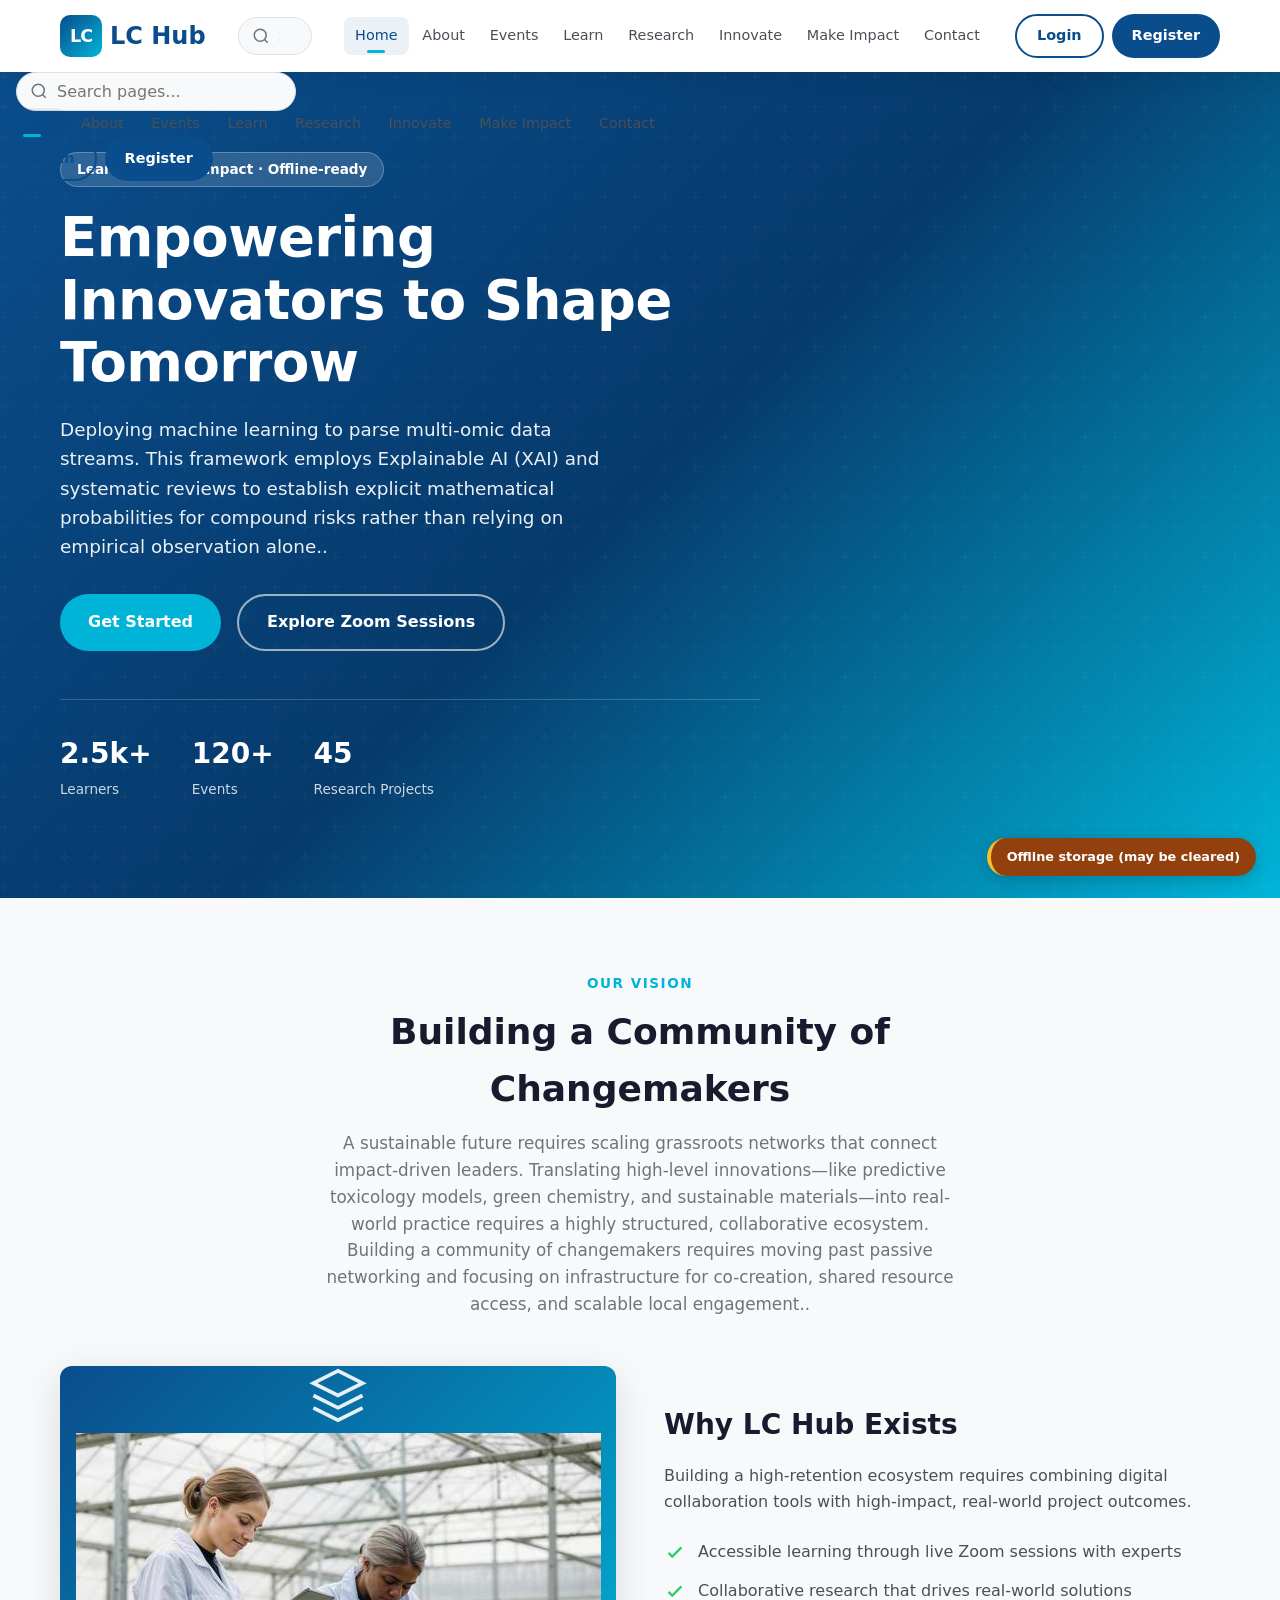
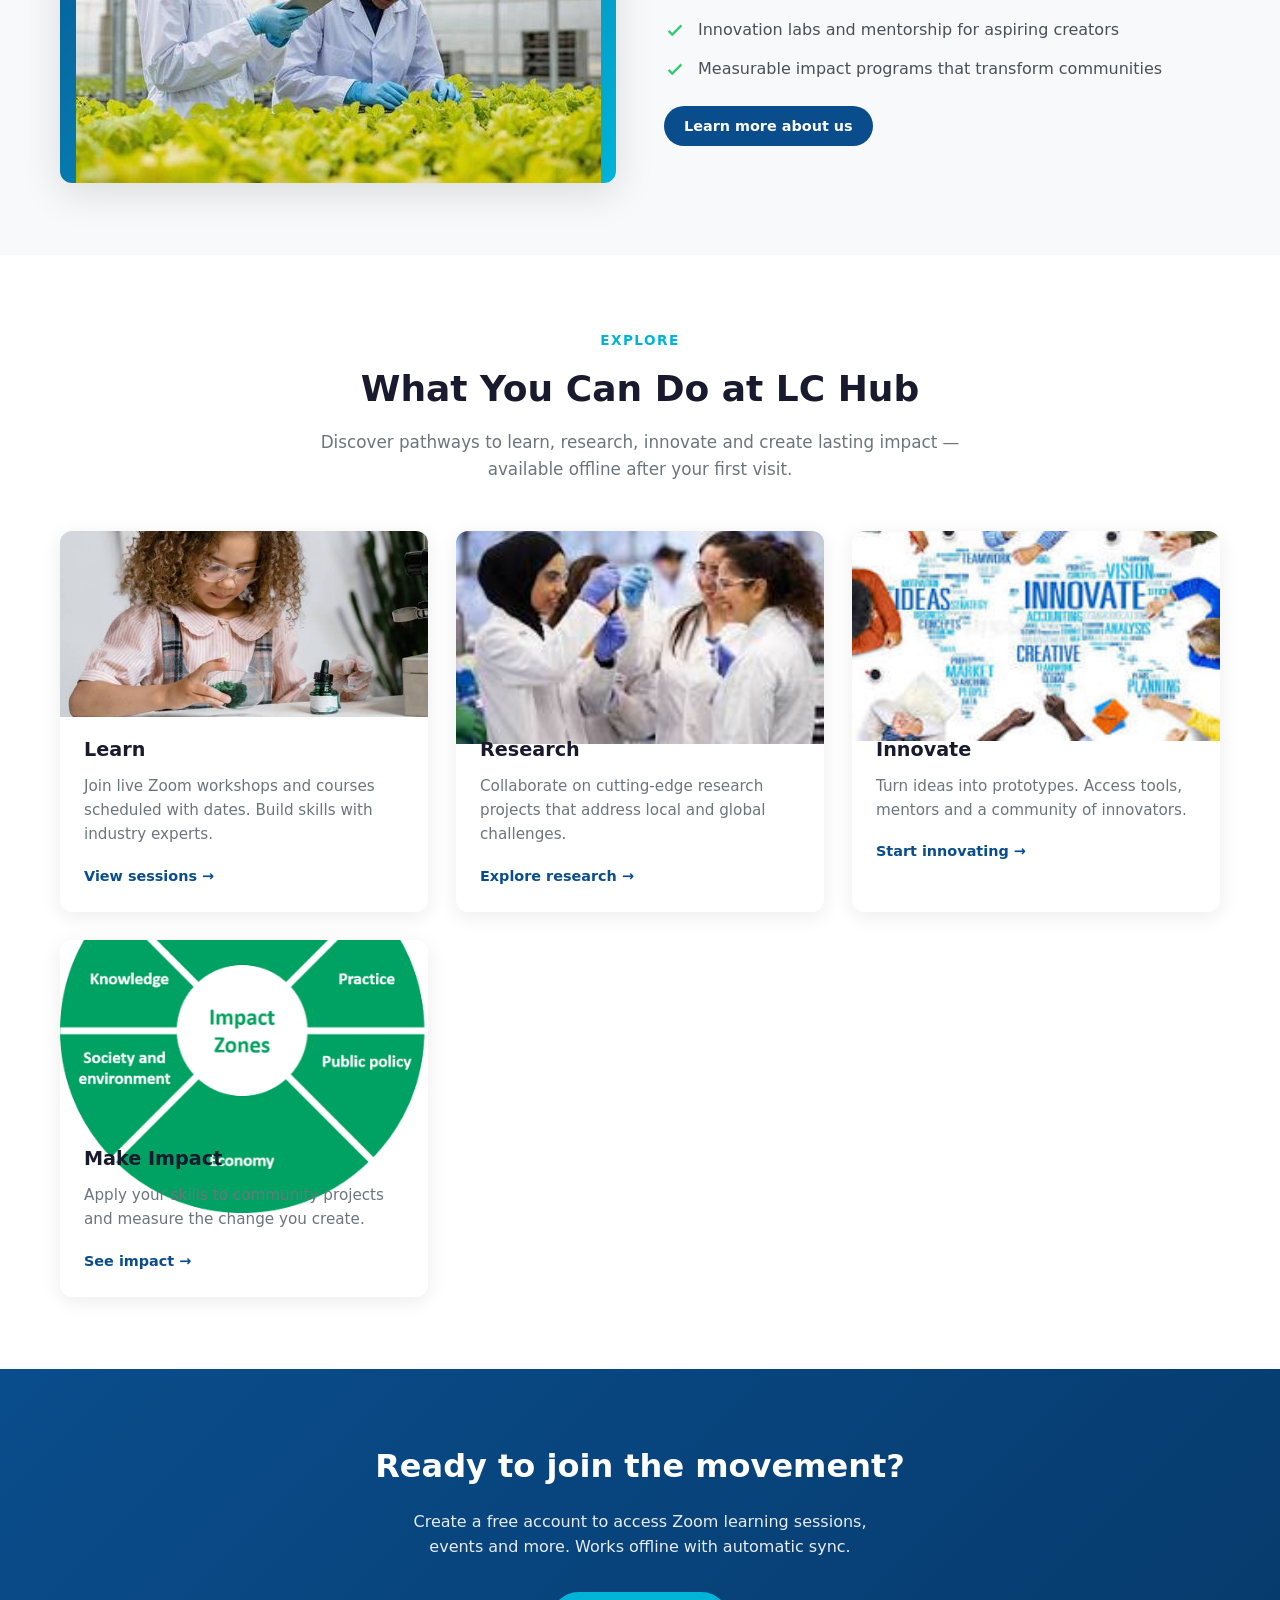
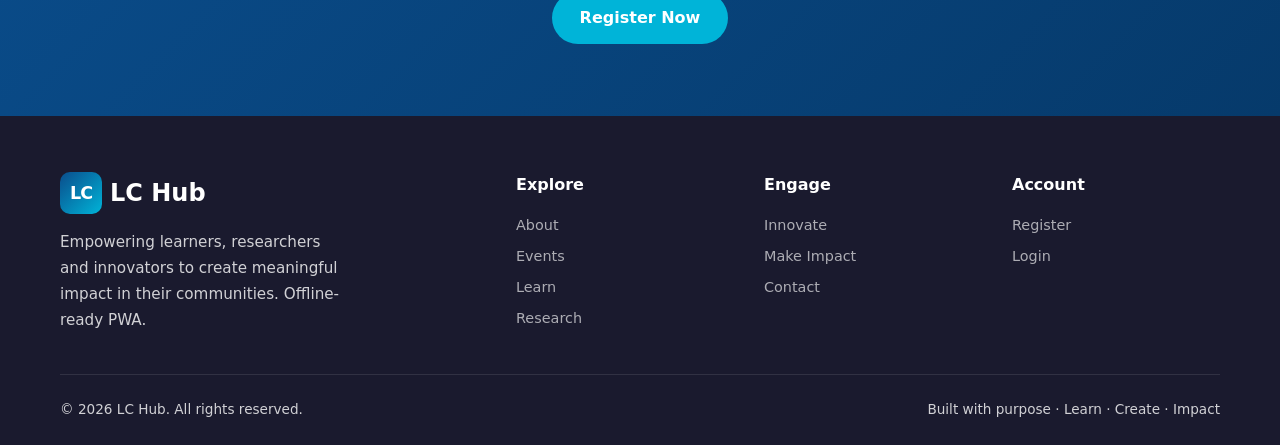
<file: lc-hub/index.html>
<!DOCTYPE html>
<html lang="en">

<head>
    <meta charset="UTF-8" />
    <meta name="viewport" content="width=device-width, initial-scale=1.0" />
    <meta name="description" content="LC Hub – Learn, Create, Innovate. Offline-ready hub for research, innovation and impact. Live Zoom sessions, events, and community." />
    <meta name="theme-color" content="#0a4d8c" />
    <meta name="mobile-web-app-capable" content="yes" />
    <meta name="apple-mobile-web-app-capable" content="yes" />
    <meta name="apple-mobile-web-app-status-bar-style" content="black-translucent" />
    <meta name="apple-mobile-web-app-title" content="LC Hub" />
    <title>LC Hub | Home – Learn · Create · Impact</title>
    <link rel="stylesheet" href="css/style.css" />
    <link rel="manifest" href="manifest.json" />
    <link rel="icon" href="data:image/svg+xml,%3Csvg xmlns='http://www.w3.org/2000/svg' viewBox='0 0 100 100'%3E%3Crect fill='%230a4d8c' width='100' height='100' rx='20'/%3E%3Ctext x='50' y='62' font-size='42' font-weight='800' fill='white' text-anchor='middle' font-family='system-ui'%3ELC%3C/text%3E%3C/svg%3E"
    />
</head>

<body>
    <!-- ===== HEADER ===== -->
    <header class="header">
        <div class="container header-inner">
            <a href="index.html" class="logo" aria-label="LC Hub Home">
                <span class="logo-icon">LC</span>
                <span>LC Hub</span>
            </a>

            <div class="search-box">
                <svg fill="none" stroke="currentColor" stroke-width="2" viewBox="0 0 24 24" aria-hidden="true"><circle cx="11" cy="11" r="8"/><path d="m21 21-4.35-4.35"/></svg>
                <input type="search" class="search-input" placeholder="Search pages..." aria-label="Search" />
            </div>

            <nav class="nav" aria-label="Main navigation">
                <a href="index.html" class="nav-link">Home</a>
                <a href="about.html" class="nav-link">About</a>
                <a href="events.html" class="nav-link">Events</a>
                <a href="learn.html" class="nav-link">Learn</a>
                <a href="research.html" class="nav-link">Research</a>
                <a href="innovate.html" class="nav-link">Innovate</a>
                <a href="impact.html" class="nav-link">Make Impact</a>
                <a href="contact.html" class="nav-link">Contact</a>
            </nav>

            <div class="auth-btns auth-guest">
                <a href="login.html" class="btn btn-outline">Login</a>
                <a href="register.html" class="btn btn-primary">Register</a>
            </div>

            <div class="auth-user" style="display:none">
                <div class="user-menu">
                    <button class="user-btn" type="button" aria-haspopup="true" aria-expanded="false">
            <span class="user-avatar user-initial">U</span>
            <span class="user-name">User</span>
          </button>
                    <div class="user-dropdown" role="menu">
                        <a href="learn.html" role="menuitem">My Learning</a>
                        <button type="button" class="logout-btn" role="menuitem">Logout</button>
                    </div>
                </div>
            </div>

            <button class="menu-toggle" aria-label="Toggle menu" type="button" aria-expanded="false">
        <span></span><span></span><span></span>
      </button>
        </div>

        <!-- Mobile menu -->
        <div class="mobile-menu" id="mobile-menu">
            <div class="search-box">
                <svg fill="none" stroke="currentColor" stroke-width="2" viewBox="0 0 24 24" aria-hidden="true"><circle cx="11" cy="11" r="8"/><path d="m21 21-4.35-4.35"/></svg>
                <input type="search" class="search-input" placeholder="Search pages..." aria-label="Search" />
            </div>
            <a href="index.html" class="nav-link">Home</a>
            <a href="about.html" class="nav-link">About</a>
            <a href="events.html" class="nav-link">Events</a>
            <a href="learn.html" class="nav-link">Learn</a>
            <a href="research.html" class="nav-link">Research</a>
            <a href="innovate.html" class="nav-link">Innovate</a>
            <a href="impact.html" class="nav-link">Make Impact</a>
            <a href="contact.html" class="nav-link">Contact</a>
            <div class="auth-btns auth-guest">
                <a href="login.html" class="btn btn-outline">Login</a>
                <a href="register.html" class="btn btn-primary">Register</a>
            </div>
            <div class="auth-user" style="display:none">
                <a href="learn.html" class="nav-link">My Learning</a>
                <button type="button" class="btn btn-outline logout-btn" style="width:100%">Logout</button>
            </div>
        </div>
    </header>

    <!-- ===== HERO ===== -->
    <section class="hero">
        <div class="container">
            <div class="hero-content">
                <span class="hero-badge">Learn · Create · Impact · Offline-ready</span>
                <h1>Empowering Innovators to Shape Tomorrow</h1>
                <p>
                    Deploying machine learning to parse multi-omic data streams. This framework employs Explainable AI (XAI) and systematic reviews to establish explicit mathematical probabilities for compound risks rather than relying on empirical observation alone..
                </p>
                <div class="hero-actions">
                    <a href="register.html" class="btn btn-accent btn-lg">Get Started</a>
                    <a href="learn.html" class="btn btn-outline btn-lg" style="border-color:rgba(255,255,255,0.6);color:white">Explore Zoom Sessions</a>
                </div>
                <div class="hero-stats">
                    <div>
                        <span class="stat-num">2.5k+</span>
                        <span class="stat-label">Learners</span>
                    </div>
                    <div>
                        <span class="stat-num">120+</span>
                        <span class="stat-label">Events</span>
                    </div>
                    <div>
                        <span class="stat-num">45</span>
                        <span class="stat-label">Research Projects</span>
                    </div>
                </div>
            </div>
        </div>
    </section>

    <!-- ===== VISION / CATEGORIES ===== -->
    <section class="section">
        <div class="container">
            <div class="section-header">
                <span class="section-label">Our Vision</span>
                <h2>Building a Community of Changemakers</h2>
                <p>A sustainable future requires scaling grassroots networks that connect impact-driven leaders. Translating high-level innovations—like predictive toxicology models, green chemistry, and sustainable materials—into real-world practice requires
                    a highly structured, collaborative ecosystem. Building a community of changemakers requires moving past passive networking and focusing on infrastructure for co-creation, shared resource access, and scalable local engagement..</p>
            </div>

            <div class="vision-grid">
                <div class="vision-image">
                    <div class="vision-placeholder">
                        <svg fill="none" stroke="currentColor" stroke-width="1.5" viewBox="0 0 24 24" aria-hidden="true">
              <path d="M12 2L2 7l10 5 10-5-10-5zM2 17l10 5 10-5M2 12l10 5 10-5"/>
            </svg>
                        <span><img src="images/Vision & Impact.jfif" alt="Research" width="500" height="300"></span>
                    </div>
                </div>
                <div class="vision-content">
                    <h3>Why LC Hub Exists</h3>
                    <p>
                        Building a high-retention ecosystem requires combining digital collaboration tools with high-impact, real-world project outcomes.
                    </p>
                    <ul class="vision-list">
                        <li>
                            <svg fill="none" stroke="currentColor" stroke-width="2.5" viewBox="0 0 24 24" aria-hidden="true"><path d="M5 13l4 4L19 7"/></svg>
                            <span>Accessible learning through live Zoom sessions with experts</span>
                        </li>
                        <li>
                            <svg fill="none" stroke="currentColor" stroke-width="2.5" viewBox="0 0 24 24" aria-hidden="true"><path d="M5 13l4 4L19 7"/></svg>
                            <span>Collaborative research that drives real-world solutions</span>
                        </li>
                        <li>
                            <svg fill="none" stroke="currentColor" stroke-width="2.5" viewBox="0 0 24 24" aria-hidden="true"><path d="M5 13l4 4L19 7"/></svg>
                            <span>Innovation labs and mentorship for aspiring creators</span>
                        </li>
                        <li>
                            <svg fill="none" stroke="currentColor" stroke-width="2.5" viewBox="0 0 24 24" aria-hidden="true"><path d="M5 13l4 4L19 7"/></svg>
                            <span>Measurable impact programs that transform communities</span>
                        </li>
                    </ul>
                    <a href="about.html" class="btn btn-primary" style="margin-top:1.5rem">Learn more about us</a>
                </div>
            </div>
        </div>
    </section>

    <!-- ===== FEATURED CATEGORIES ===== -->
    <section class="section" style="background:white">
        <div class="container">
            <div class="section-header">
                <span class="section-label">Explore</span>
                <h2>What You Can Do at LC Hub</h2>
                <p>Discover pathways to learn, research, innovate and create lasting impact — available offline after your first visit.</p>
            </div>
            <div class="cards-grid">
                <article class="card">
                    <div class="card-img" aria-hidden="true"><img src="images/Learn.jfif" alt="Learn" width="500" height="300"></div>
                    <div class="card-body">
                        <h3>Learn</h3>
                        <p>Join live Zoom workshops and courses scheduled with dates. Build skills with industry experts.</p>
                        <a href="learn.html" class="card-link">View sessions →</a>
                    </div>
                </article>
                <article class="card">
                    <div class="card-img" aria-hidden="true">
                        <img src="images/Research.jfif" alt="Research" width="500" height="300">
                    </div>
                    <div class="card-body ">
                        <h3>Research</h3>
                        <p>Collaborate on cutting-edge research projects that address local and global challenges.</p>
                        <a href="research.html " class="card-link ">Explore research →</a>
                    </div>
                </article>
                <article class="card ">
                    <div class="card-img " aria-hidden="true "><img src="images/innovate.jfif" alt="Innovate" width="500" height="300"></div>
                    <div class="card-body ">
                        <h3>Innovate</h3>
                        <p>Turn ideas into prototypes. Access tools, mentors and a community of innovators.</p>
                        <a href="innovate.html " class="card-link ">Start innovating →</a>
                    </div>
                </article>
                <article class="card ">
                    <div class="card-img " aria-hidden="true "><img src="images/Impact.png" alt="Make Impact" width="500" height="300"></div>
                    <div class="card-body ">
                        <h3>Make Impact</h3>
                        <p>Apply your skills to community projects and measure the change you create.</p>
                        <a href="impact.html " class="card-link ">See impact →</a>
                    </div>
                </article>
            </div>
        </div>
    </section>

    <!-- ===== CTA ===== -->
    <section class="section " style="background:linear-gradient(135deg,var(--primary),var(--primary-dark));color:white;text-align:center ">
        <div class="container ">
            <h2 style="font-size:2rem;font-weight:800;margin-bottom:1rem ">Ready to join the movement?</h2>
            <p style="opacity:0.9;max-width:480px;margin:0 auto 2rem ">Create a free account to access Zoom learning sessions, events and more. Works offline with automatic sync.</p>
            <a href="register.html " class="btn btn-accent btn-lg ">Register Now</a>
        </div>
    </section>

    <!-- ===== FOOTER ===== -->
    <footer class="footer ">
        <div class="container ">
            <div class="footer-grid ">
                <div class="footer-brand ">
                    <a href="index.html " class="logo ">
                        <span class="logo-icon ">LC</span>
                        <span>LC Hub</span>
                    </a>
                    <p>Empowering learners, researchers and innovators to create meaningful impact in their communities. Offline-ready PWA.</p>
                </div>
                <div>
                    <h4>Explore</h4>
                    <div class="footer-links ">
                        <a href="about.html ">About</a>
                        <a href="events.html ">Events</a>
                        <a href="learn.html ">Learn</a>
                        <a href="research.html ">Research</a>
                    </div>
                </div>
                <div>
                    <h4>Engage</h4>
                    <div class="footer-links ">
                        <a href="innovate.html ">Innovate</a>
                        <a href="impact.html ">Make Impact</a>
                        <a href="contact.html ">Contact</a>
                    </div>
                </div>
                <div>
                    <h4>Account</h4>
                    <div class="footer-links ">
                        <a href="register.html ">Register</a>
                        <a href="login.html ">Login</a>
                    </div>
                </div>
            </div>
            <div class="footer-bottom ">
                <span>© 2026 LC Hub. All rights reserved.</span>
                <span>Built with purpose · Learn · Create · Impact</span>
            </div>
        </div>
    </footer>

    <script src="js/app.js "></script>
</body>

</html>
</file>
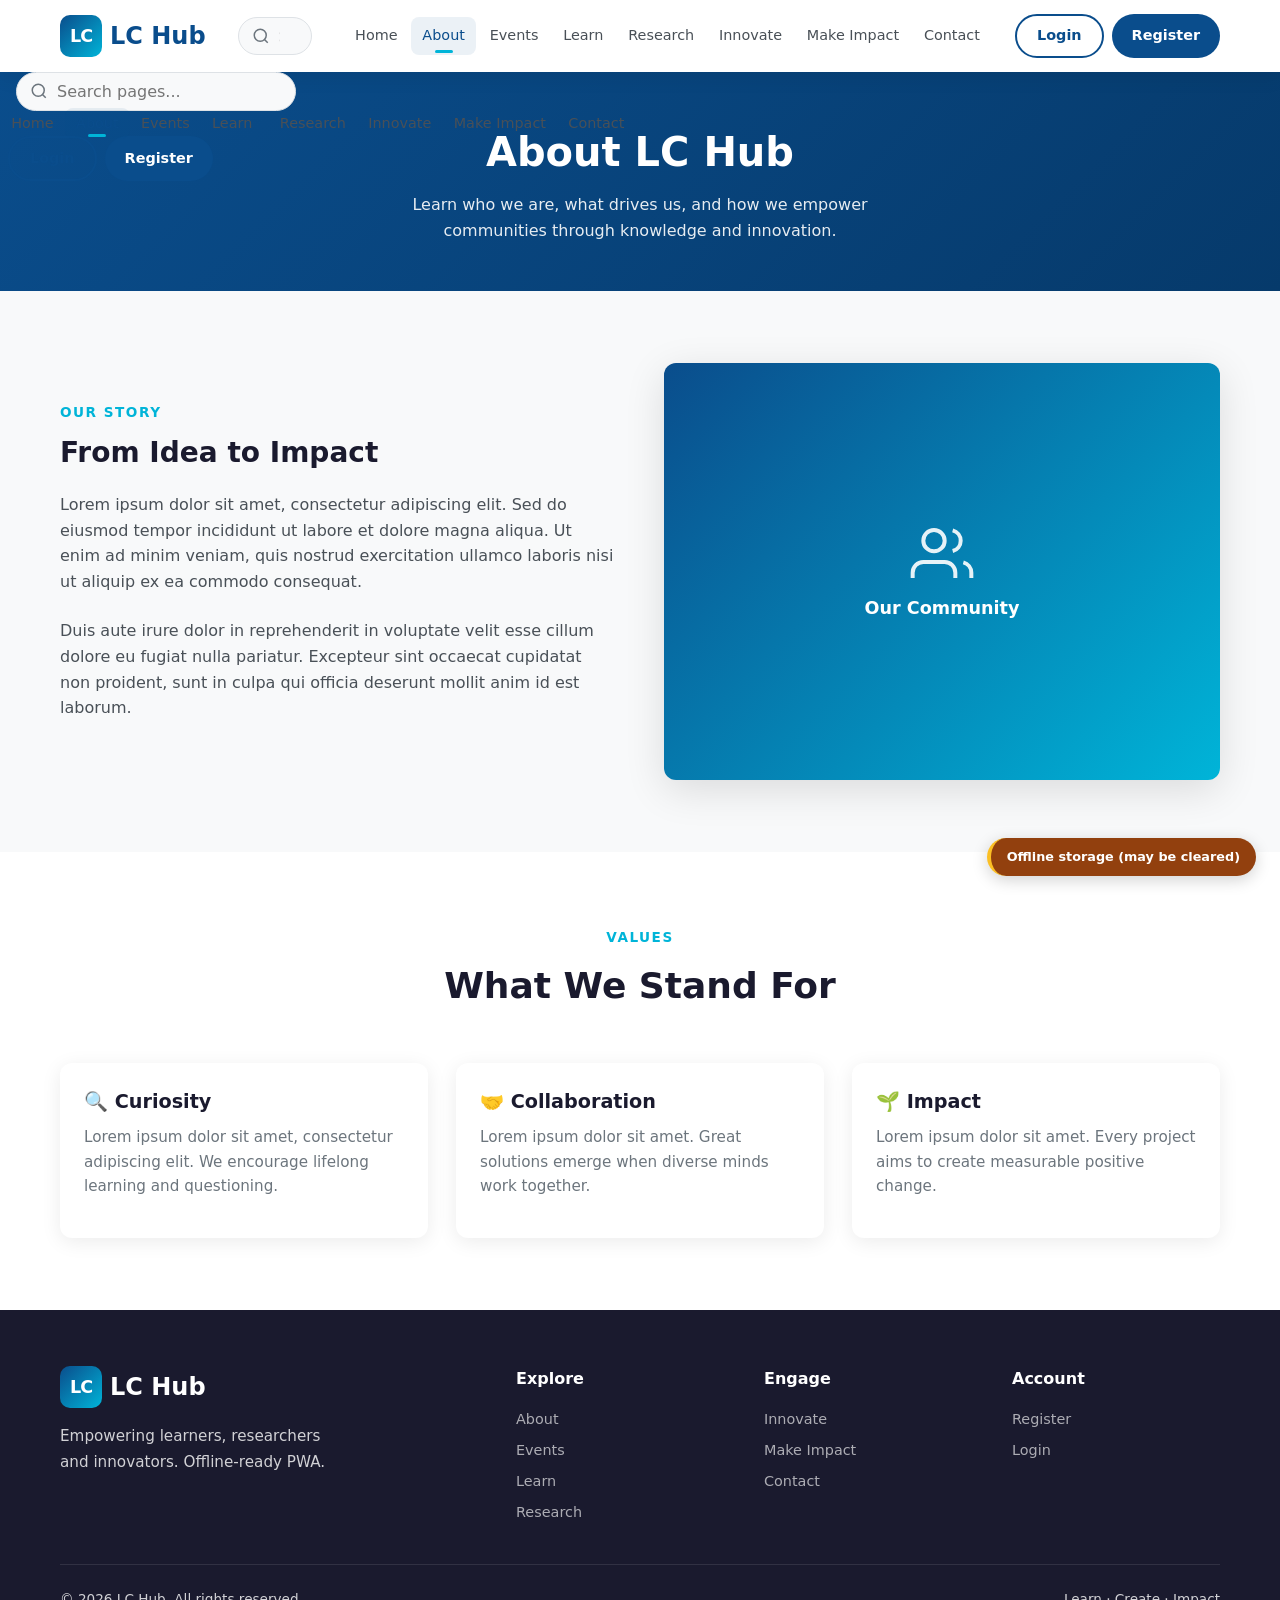
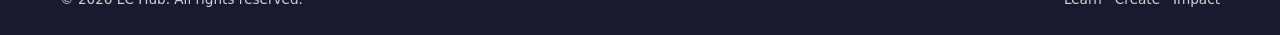
<file: lc-hub/about.html>
<!DOCTYPE html>
<html lang="en">
<head>
  <meta charset="UTF-8" />
  <meta name="viewport" content="width=device-width, initial-scale=1.0" />
  <meta name="description" content="About LC Hub – our story, values, and community of changemakers." />
  <meta name="theme-color" content="#0a4d8c" />
  <meta name="mobile-web-app-capable" content="yes" />
  <title>About | LC Hub</title>
  <link rel="stylesheet" href="css/style.css" />
  <link rel="manifest" href="manifest.json" />
  <link rel="icon" href="data:image/svg+xml,%3Csvg xmlns='http://www.w3.org/2000/svg' viewBox='0 0 100 100'%3E%3Crect fill='%230a4d8c' width='100' height='100' rx='20'/%3E%3Ctext x='50' y='62' font-size='42' font-weight='800' fill='white' text-anchor='middle' font-family='system-ui'%3ELC%3C/text%3E%3C/svg%3E" />
</head>
<body>
  <header class="header">
    <div class="container header-inner">
      <a href="index.html" class="logo" aria-label="LC Hub Home"><span class="logo-icon">LC</span><span>LC Hub</span></a>
      <div class="search-box">
        <svg fill="none" stroke="currentColor" stroke-width="2" viewBox="0 0 24 24" aria-hidden="true"><circle cx="11" cy="11" r="8"/><path d="m21 21-4.35-4.35"/></svg>
        <input type="search" class="search-input" placeholder="Search pages..." aria-label="Search" />
      </div>
      <nav class="nav" aria-label="Main navigation">
        <a href="index.html" class="nav-link">Home</a>
        <a href="about.html" class="nav-link">About</a>
        <a href="events.html" class="nav-link">Events</a>
        <a href="learn.html" class="nav-link">Learn</a>
        <a href="research.html" class="nav-link">Research</a>
        <a href="innovate.html" class="nav-link">Innovate</a>
        <a href="impact.html" class="nav-link">Make Impact</a>
        <a href="contact.html" class="nav-link">Contact</a>
      </nav>
      <div class="auth-btns auth-guest">
        <a href="login.html" class="btn btn-outline">Login</a>
        <a href="register.html" class="btn btn-primary">Register</a>
      </div>
      <div class="auth-user" style="display:none">
        <div class="user-menu">
          <button class="user-btn" type="button" aria-haspopup="true"><span class="user-avatar user-initial">U</span><span class="user-name">User</span></button>
          <div class="user-dropdown"><a href="learn.html">My Learning</a><button type="button" class="logout-btn">Logout</button></div>
        </div>
      </div>
      <button class="menu-toggle" type="button" aria-label="Toggle menu"><span></span><span></span><span></span></button>
    </div>
    <div class="mobile-menu">
      <div class="search-box"><svg fill="none" stroke="currentColor" stroke-width="2" viewBox="0 0 24 24" aria-hidden="true"><circle cx="11" cy="11" r="8"/><path d="m21 21-4.35-4.35"/></svg><input type="search" class="search-input" placeholder="Search pages..." aria-label="Search" /></div>
      <a href="index.html" class="nav-link">Home</a><a href="about.html" class="nav-link">About</a><a href="events.html" class="nav-link">Events</a><a href="learn.html" class="nav-link">Learn</a>
      <a href="research.html" class="nav-link">Research</a><a href="innovate.html" class="nav-link">Innovate</a><a href="impact.html" class="nav-link">Make Impact</a><a href="contact.html" class="nav-link">Contact</a>
      <div class="auth-btns auth-guest"><a href="login.html" class="btn btn-outline">Login</a><a href="register.html" class="btn btn-primary">Register</a></div>
      <div class="auth-user" style="display:none"><a href="learn.html" class="nav-link">My Learning</a><button type="button" class="btn btn-outline logout-btn" style="width:100%">Logout</button></div>
    </div>
  </header>

  <section class="page-hero">
    <div class="container">
      <h1>About LC Hub</h1>
      <p>Learn who we are, what drives us, and how we empower communities through knowledge and innovation.</p>
    </div>
  </section>

  <section class="section">
    <div class="container">
      <div class="vision-grid">
        <div class="vision-content">
          <span class="section-label">Our Story</span>
          <h3>From Idea to Impact</h3>
          <p>Lorem ipsum dolor sit amet, consectetur adipiscing elit. Sed do eiusmod tempor incididunt ut labore et dolore magna aliqua. Ut enim ad minim veniam, quis nostrud exercitation ullamco laboris nisi ut aliquip ex ea commodo consequat.</p>
          <p>Duis aute irure dolor in reprehenderit in voluptate velit esse cillum dolore eu fugiat nulla pariatur. Excepteur sint occaecat cupidatat non proident, sunt in culpa qui officia deserunt mollit anim id est laborum.</p>
        </div>
        <div class="vision-image">
          <div class="vision-placeholder">
            <svg fill="none" stroke="currentColor" stroke-width="1.5" viewBox="0 0 24 24" aria-hidden="true"><path d="M17 21v-2a4 4 0 0 0-4-4H5a4 4 0 0 0-4 4v2"/><circle cx="9" cy="7" r="4"/><path d="M23 21v-2a4 4 0 0 0-3-3.87M16 3.13a4 4 0 0 1 0 7.75"/></svg>
            <span>Our Community</span>
          </div>
        </div>
      </div>
    </div>
  </section>

  <section class="section" style="background:white">
    <div class="container">
      <div class="section-header">
        <span class="section-label">Values</span>
        <h2>What We Stand For</h2>
      </div>
      <div class="cards-grid">
        <article class="card"><div class="card-body"><h3>🔍 Curiosity</h3><p>Lorem ipsum dolor sit amet, consectetur adipiscing elit. We encourage lifelong learning and questioning.</p></div></article>
        <article class="card"><div class="card-body"><h3>🤝 Collaboration</h3><p>Lorem ipsum dolor sit amet. Great solutions emerge when diverse minds work together.</p></div></article>
        <article class="card"><div class="card-body"><h3>🌱 Impact</h3><p>Lorem ipsum dolor sit amet. Every project aims to create measurable positive change.</p></div></article>
      </div>
    </div>
  </section>

  <footer class="footer">
    <div class="container">
      <div class="footer-grid">
        <div class="footer-brand"><a href="index.html" class="logo"><span class="logo-icon">LC</span><span>LC Hub</span></a><p>Empowering learners, researchers and innovators. Offline-ready PWA.</p></div>
        <div><h4>Explore</h4><div class="footer-links"><a href="about.html">About</a><a href="events.html">Events</a><a href="learn.html">Learn</a><a href="research.html">Research</a></div></div>
        <div><h4>Engage</h4><div class="footer-links"><a href="innovate.html">Innovate</a><a href="impact.html">Make Impact</a><a href="contact.html">Contact</a></div></div>
        <div><h4>Account</h4><div class="footer-links"><a href="register.html">Register</a><a href="login.html">Login</a></div></div>
      </div>
      <div class="footer-bottom"><span>© 2026 LC Hub. All rights reserved.</span><span>Learn · Create · Impact</span></div>
    </div>
  </footer>
  <script src="js/app.js"></script>
</body>
</html>
</file>
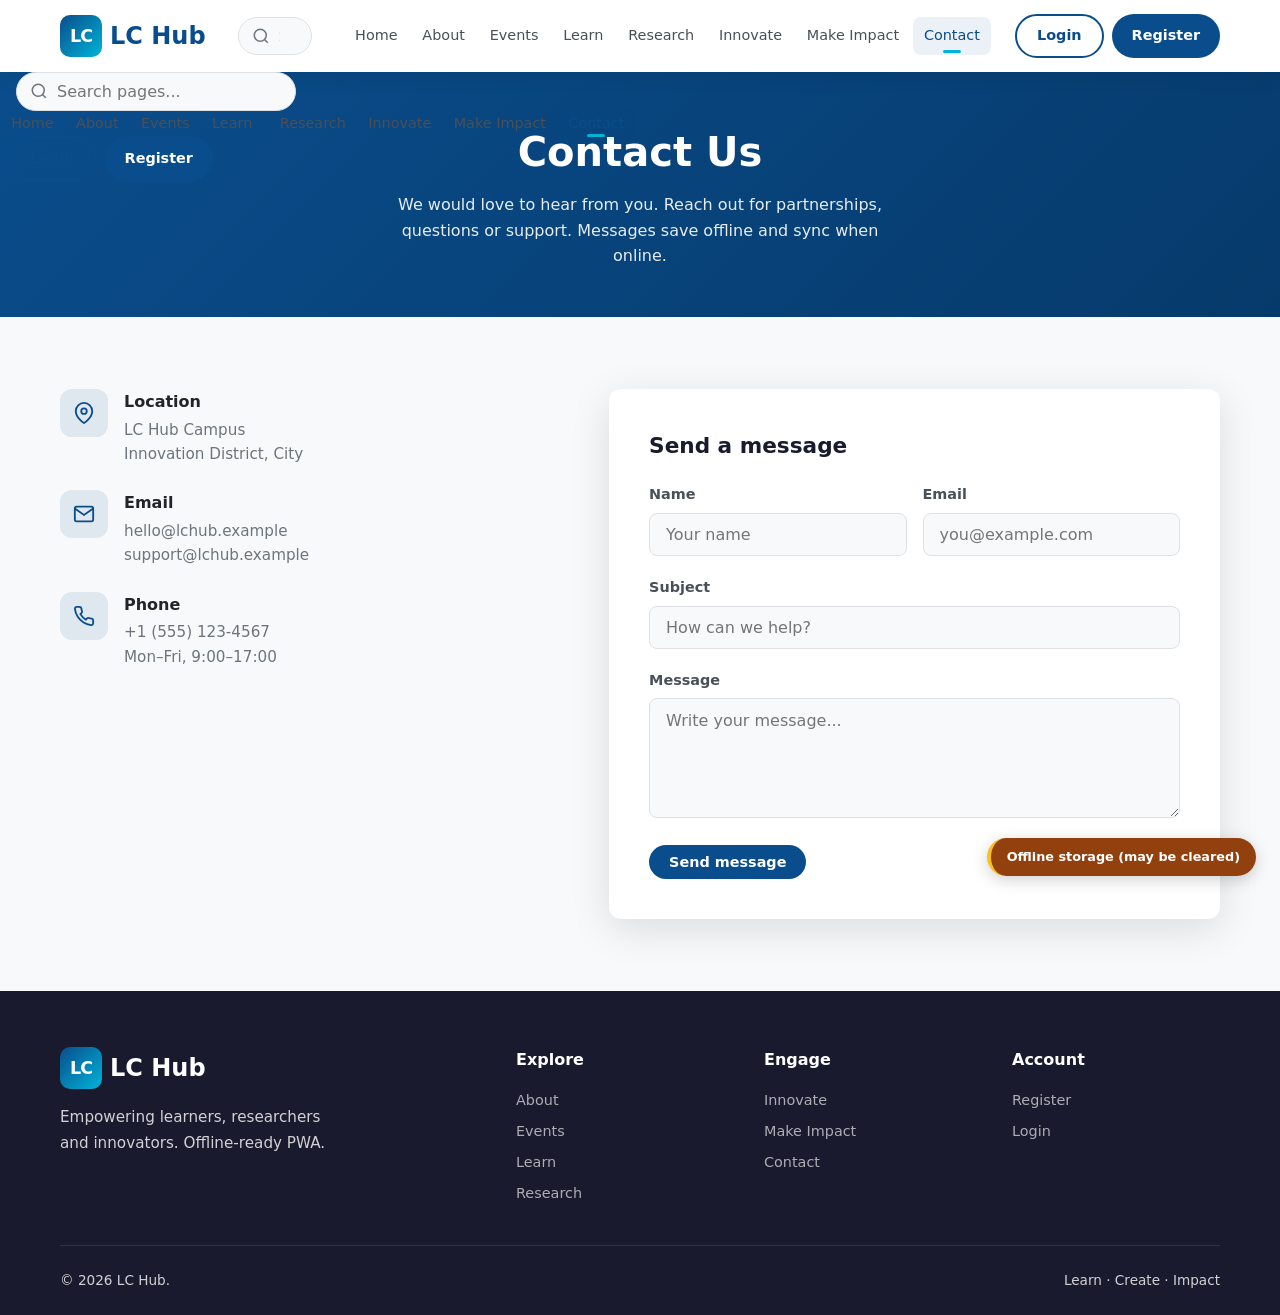
<file: lc-hub/contact.html>
<!DOCTYPE html>
<html lang="en">
<head>
  <meta charset="UTF-8" />
  <meta name="viewport" content="width=device-width, initial-scale=1.0" />
  <meta name="description" content="Contact LC Hub – partnerships, questions and support." />
  <meta name="theme-color" content="#0a4d8c" />
  <meta name="mobile-web-app-capable" content="yes" />
  <title>Contact | LC Hub</title>
  <link rel="stylesheet" href="css/style.css" />
  <link rel="manifest" href="manifest.json" />
  <link rel="icon" href="data:image/svg+xml,%3Csvg xmlns='http://www.w3.org/2000/svg' viewBox='0 0 100 100'%3E%3Crect fill='%230a4d8c' width='100' height='100' rx='20'/%3E%3Ctext x='50' y='62' font-size='42' font-weight='800' fill='white' text-anchor='middle' font-family='system-ui'%3ELC%3C/text%3E%3C/svg%3E" />
</head>
<body>
  <header class="header">
    <div class="container header-inner">
      <a href="index.html" class="logo" aria-label="LC Hub Home"><span class="logo-icon">LC</span><span>LC Hub</span></a>
      <div class="search-box">
        <svg fill="none" stroke="currentColor" stroke-width="2" viewBox="0 0 24 24" aria-hidden="true"><circle cx="11" cy="11" r="8"/><path d="m21 21-4.35-4.35"/></svg>
        <input type="search" class="search-input" placeholder="Search pages..." aria-label="Search" />
      </div>
      <nav class="nav" aria-label="Main navigation">
        <a href="index.html" class="nav-link">Home</a>
        <a href="about.html" class="nav-link">About</a>
        <a href="events.html" class="nav-link">Events</a>
        <a href="learn.html" class="nav-link">Learn</a>
        <a href="research.html" class="nav-link">Research</a>
        <a href="innovate.html" class="nav-link">Innovate</a>
        <a href="impact.html" class="nav-link">Make Impact</a>
        <a href="contact.html" class="nav-link">Contact</a>
      </nav>
      <div class="auth-btns auth-guest">
        <a href="login.html" class="btn btn-outline">Login</a>
        <a href="register.html" class="btn btn-primary">Register</a>
      </div>
      <div class="auth-user" style="display:none">
        <div class="user-menu">
          <button class="user-btn" type="button" aria-haspopup="true"><span class="user-avatar user-initial">U</span><span class="user-name">User</span></button>
          <div class="user-dropdown"><a href="learn.html">My Learning</a><button type="button" class="logout-btn">Logout</button></div>
        </div>
      </div>
      <button class="menu-toggle" type="button" aria-label="Toggle menu"><span></span><span></span><span></span></button>
    </div>
    <div class="mobile-menu">
      <div class="search-box"><svg fill="none" stroke="currentColor" stroke-width="2" viewBox="0 0 24 24" aria-hidden="true"><circle cx="11" cy="11" r="8"/><path d="m21 21-4.35-4.35"/></svg><input type="search" class="search-input" placeholder="Search pages..." aria-label="Search" /></div>
      <a href="index.html" class="nav-link">Home</a><a href="about.html" class="nav-link">About</a><a href="events.html" class="nav-link">Events</a><a href="learn.html" class="nav-link">Learn</a>
      <a href="research.html" class="nav-link">Research</a><a href="innovate.html" class="nav-link">Innovate</a><a href="impact.html" class="nav-link">Make Impact</a><a href="contact.html" class="nav-link">Contact</a>
      <div class="auth-btns auth-guest"><a href="login.html" class="btn btn-outline">Login</a><a href="register.html" class="btn btn-primary">Register</a></div>
      <div class="auth-user" style="display:none"><a href="learn.html" class="nav-link">My Learning</a><button type="button" class="btn btn-outline logout-btn" style="width:100%">Logout</button></div>
    </div>
  </header>

  <section class="page-hero">
    <div class="container">
      <h1>Contact Us</h1>
      <p>We would love to hear from you. Reach out for partnerships, questions or support. Messages save offline and sync when online.</p>
    </div>
  </section>

  <section class="section">
    <div class="container">
      <div class="contact-grid">
        <div class="contact-info">
          <div class="contact-item">
            <div class="contact-icon">
              <svg width="22" height="22" fill="none" stroke="currentColor" stroke-width="2" viewBox="0 0 24 24" aria-hidden="true"><path d="M21 10c0 7-9 13-9 13s-9-6-9-13a9 9 0 0118 0z"/><circle cx="12" cy="10" r="3"/></svg>
            </div>
            <div>
              <h4>Location</h4>
              <p>LC Hub Campus<br />Innovation District, City</p>
            </div>
          </div>
          <div class="contact-item">
            <div class="contact-icon">
              <svg width="22" height="22" fill="none" stroke="currentColor" stroke-width="2" viewBox="0 0 24 24" aria-hidden="true"><path d="M4 4h16c1.1 0 2 .9 2 2v12c0 1.1-.9 2-2 2H4c-1.1 0-2-.9-2-2V6c0-1.1.9-2 2-2z"/><path d="M22 6l-10 7L2 6"/></svg>
            </div>
            <div>
              <h4>Email</h4>
              <p>hello@lchub.example<br />support@lchub.example</p>
            </div>
          </div>
          <div class="contact-item">
            <div class="contact-icon">
              <svg width="22" height="22" fill="none" stroke="currentColor" stroke-width="2" viewBox="0 0 24 24" aria-hidden="true"><path d="M22 16.92v3a2 2 0 01-2.18 2 19.79 19.79 0 01-8.63-3.07 19.5 19.5 0 01-6-6 19.79 19.79 0 01-3.07-8.67A2 2 0 014.11 2h3a2 2 0 012 1.72c.127.96.361 1.903.7 2.81a2 2 0 01-.45 2.11L8.09 9.91a16 16 0 006 6l1.27-1.27a2 2 0 012.11-.45c.907.339 1.85.573 2.81.7A2 2 0 0122 16.92z"/></svg>
            </div>
            <div>
              <h4>Phone</h4>
              <p>+1 (555) 123-4567<br />Mon–Fri, 9:00–17:00</p>
            </div>
          </div>
        </div>

        <div class="form-section" style="max-width:none;margin:0">
          <h2 style="text-align:left;font-size:1.35rem;margin-bottom:1.25rem">Send a message</h2>
          <form id="contact-form">
            <div class="form-row">
              <div class="form-group">
                <label for="cname">Name</label>
                <input type="text" id="cname" name="name" placeholder="Your name" required autocomplete="name" />
              </div>
              <div class="form-group">
                <label for="cemail">Email</label>
                <input type="email" id="cemail" name="email" placeholder="you@example.com" required autocomplete="email" />
              </div>
            </div>
            <div class="form-group">
              <label for="subject">Subject</label>
              <input type="text" id="subject" name="subject" placeholder="How can we help?" />
            </div>
            <div class="form-group">
              <label for="message">Message</label>
              <textarea id="message" name="message" rows="5" placeholder="Write your message..." required></textarea>
            </div>
            <button type="submit" class="btn btn-primary">Send message</button>
          </form>
        </div>
      </div>
    </div>
  </section>

  <footer class="footer">
    <div class="container">
      <div class="footer-grid">
        <div class="footer-brand"><a href="index.html" class="logo"><span class="logo-icon">LC</span><span>LC Hub</span></a><p>Empowering learners, researchers and innovators. Offline-ready PWA.</p></div>
        <div><h4>Explore</h4><div class="footer-links"><a href="about.html">About</a><a href="events.html">Events</a><a href="learn.html">Learn</a><a href="research.html">Research</a></div></div>
        <div><h4>Engage</h4><div class="footer-links"><a href="innovate.html">Innovate</a><a href="impact.html">Make Impact</a><a href="contact.html">Contact</a></div></div>
        <div><h4>Account</h4><div class="footer-links"><a href="register.html">Register</a><a href="login.html">Login</a></div></div>
      </div>
      <div class="footer-bottom"><span>© 2026 LC Hub.</span><span>Learn · Create · Impact</span></div>
    </div>
  </footer>
  <script src="js/app.js"></script>
</body>
</html>
</file>
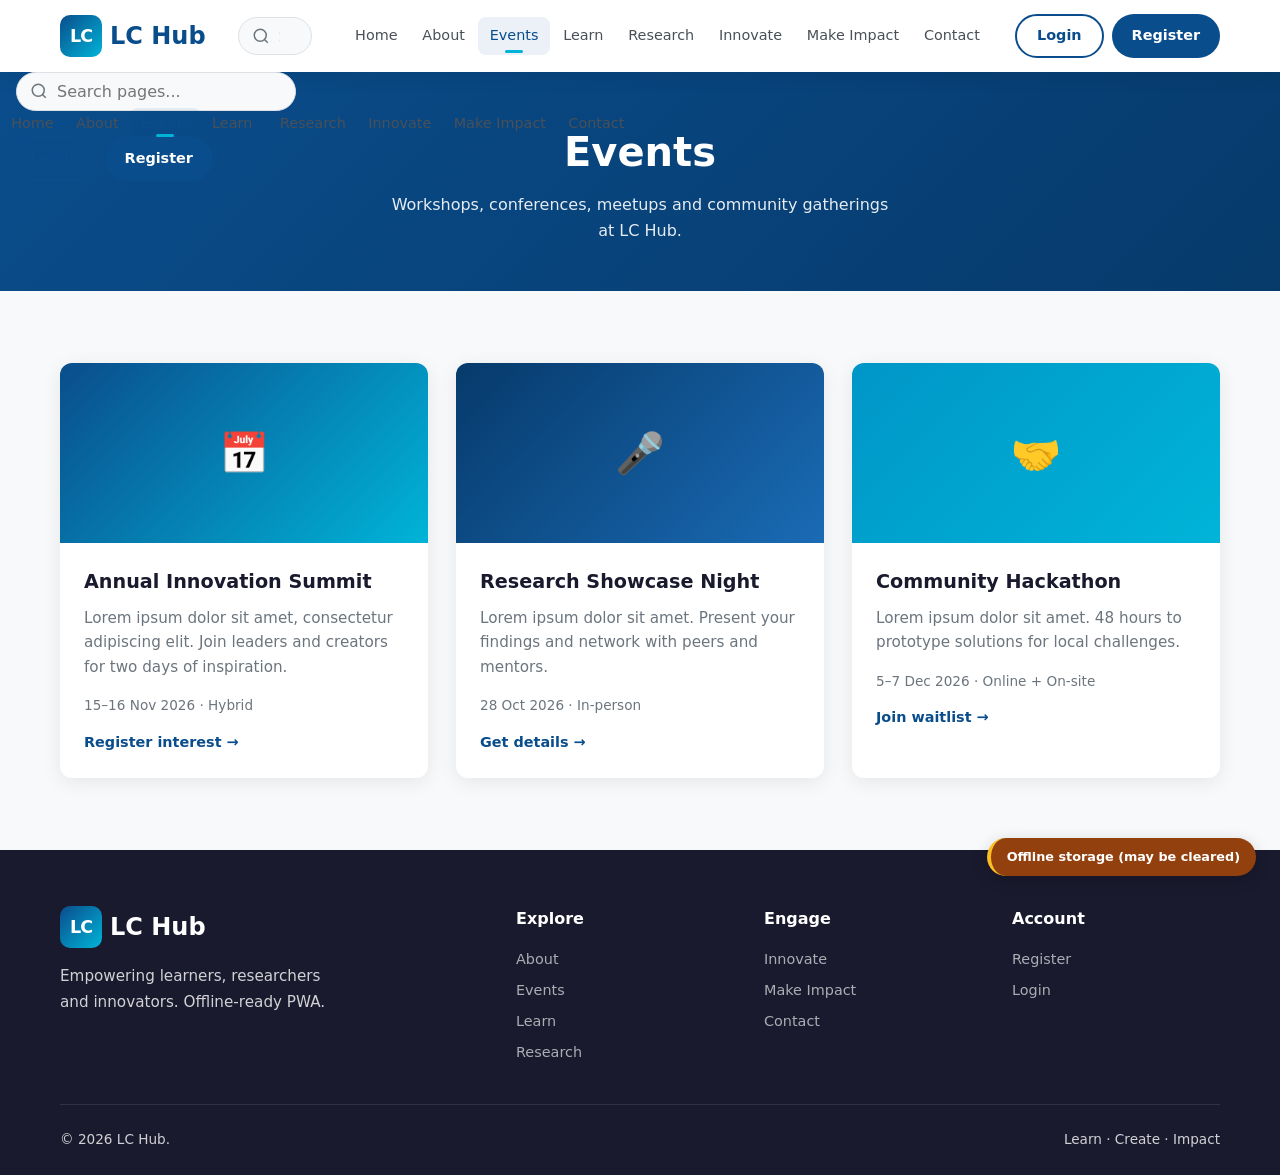
<file: lc-hub/events.html>
<!DOCTYPE html>
<html lang="en">
<head>
  <meta charset="UTF-8" />
  <meta name="viewport" content="width=device-width, initial-scale=1.0" />
  <meta name="description" content="LC Hub Events – workshops, conferences, hackathons and community gatherings." />
  <meta name="theme-color" content="#0a4d8c" />
  <meta name="mobile-web-app-capable" content="yes" />
  <title>Events | LC Hub</title>
  <link rel="stylesheet" href="css/style.css" />
  <link rel="manifest" href="manifest.json" />
  <link rel="icon" href="data:image/svg+xml,%3Csvg xmlns='http://www.w3.org/2000/svg' viewBox='0 0 100 100'%3E%3Crect fill='%230a4d8c' width='100' height='100' rx='20'/%3E%3Ctext x='50' y='62' font-size='42' font-weight='800' fill='white' text-anchor='middle' font-family='system-ui'%3ELC%3C/text%3E%3C/svg%3E" />
</head>
<body>
  <header class="header">
    <div class="container header-inner">
      <a href="index.html" class="logo" aria-label="LC Hub Home"><span class="logo-icon">LC</span><span>LC Hub</span></a>
      <div class="search-box">
        <svg fill="none" stroke="currentColor" stroke-width="2" viewBox="0 0 24 24" aria-hidden="true"><circle cx="11" cy="11" r="8"/><path d="m21 21-4.35-4.35"/></svg>
        <input type="search" class="search-input" placeholder="Search pages..." aria-label="Search" />
      </div>
      <nav class="nav" aria-label="Main navigation">
        <a href="index.html" class="nav-link">Home</a>
        <a href="about.html" class="nav-link">About</a>
        <a href="events.html" class="nav-link">Events</a>
        <a href="learn.html" class="nav-link">Learn</a>
        <a href="research.html" class="nav-link">Research</a>
        <a href="innovate.html" class="nav-link">Innovate</a>
        <a href="impact.html" class="nav-link">Make Impact</a>
        <a href="contact.html" class="nav-link">Contact</a>
      </nav>
      <div class="auth-btns auth-guest">
        <a href="login.html" class="btn btn-outline">Login</a>
        <a href="register.html" class="btn btn-primary">Register</a>
      </div>
      <div class="auth-user" style="display:none">
        <div class="user-menu">
          <button class="user-btn" type="button" aria-haspopup="true"><span class="user-avatar user-initial">U</span><span class="user-name">User</span></button>
          <div class="user-dropdown"><a href="learn.html">My Learning</a><button type="button" class="logout-btn">Logout</button></div>
        </div>
      </div>
      <button class="menu-toggle" type="button" aria-label="Toggle menu"><span></span><span></span><span></span></button>
    </div>
    <div class="mobile-menu">
      <div class="search-box"><svg fill="none" stroke="currentColor" stroke-width="2" viewBox="0 0 24 24" aria-hidden="true"><circle cx="11" cy="11" r="8"/><path d="m21 21-4.35-4.35"/></svg><input type="search" class="search-input" placeholder="Search pages..." aria-label="Search" /></div>
      <a href="index.html" class="nav-link">Home</a><a href="about.html" class="nav-link">About</a><a href="events.html" class="nav-link">Events</a><a href="learn.html" class="nav-link">Learn</a>
      <a href="research.html" class="nav-link">Research</a><a href="innovate.html" class="nav-link">Innovate</a><a href="impact.html" class="nav-link">Make Impact</a><a href="contact.html" class="nav-link">Contact</a>
      <div class="auth-btns auth-guest"><a href="login.html" class="btn btn-outline">Login</a><a href="register.html" class="btn btn-primary">Register</a></div>
      <div class="auth-user" style="display:none"><a href="learn.html" class="nav-link">My Learning</a><button type="button" class="btn btn-outline logout-btn" style="width:100%">Logout</button></div>
    </div>
  </header>

  <section class="page-hero">
    <div class="container">
      <h1>Events</h1>
      <p>Workshops, conferences, meetups and community gatherings at LC Hub.</p>
    </div>
  </section>

  <section class="section">
    <div class="container">
      <div class="cards-grid">
        <article class="card">
          <div class="card-img" style="background:linear-gradient(135deg,#0a4d8c,#00b4d8)" aria-hidden="true">📅</div>
          <div class="card-body">
            <h3>Annual Innovation Summit</h3>
            <p>Lorem ipsum dolor sit amet, consectetur adipiscing elit. Join leaders and creators for two days of inspiration.</p>
            <p style="font-size:0.85rem;color:var(--gray-500);margin-bottom:0.75rem">15–16 Nov 2026 · Hybrid</p>
            <a href="register.html" class="card-link">Register interest →</a>
          </div>
        </article>
        <article class="card">
          <div class="card-img" style="background:linear-gradient(135deg,#063a6b,#1a6bb5)" aria-hidden="true">🎤</div>
          <div class="card-body">
            <h3>Research Showcase Night</h3>
            <p>Lorem ipsum dolor sit amet. Present your findings and network with peers and mentors.</p>
            <p style="font-size:0.85rem;color:var(--gray-500);margin-bottom:0.75rem">28 Oct 2026 · In-person</p>
            <a href="contact.html" class="card-link">Get details →</a>
          </div>
        </article>
        <article class="card">
          <div class="card-img" style="background:linear-gradient(135deg,#0096c7,#00b4d8)" aria-hidden="true">🤝</div>
          <div class="card-body">
            <h3>Community Hackathon</h3>
            <p>Lorem ipsum dolor sit amet. 48 hours to prototype solutions for local challenges.</p>
            <p style="font-size:0.85rem;color:var(--gray-500);margin-bottom:0.75rem">5–7 Dec 2026 · Online + On-site</p>
            <a href="register.html" class="card-link">Join waitlist →</a>
          </div>
        </article>
      </div>
    </div>
  </section>

  <footer class="footer">
    <div class="container">
      <div class="footer-grid">
        <div class="footer-brand"><a href="index.html" class="logo"><span class="logo-icon">LC</span><span>LC Hub</span></a><p>Empowering learners, researchers and innovators. Offline-ready PWA.</p></div>
        <div><h4>Explore</h4><div class="footer-links"><a href="about.html">About</a><a href="events.html">Events</a><a href="learn.html">Learn</a><a href="research.html">Research</a></div></div>
        <div><h4>Engage</h4><div class="footer-links"><a href="innovate.html">Innovate</a><a href="impact.html">Make Impact</a><a href="contact.html">Contact</a></div></div>
        <div><h4>Account</h4><div class="footer-links"><a href="register.html">Register</a><a href="login.html">Login</a></div></div>
      </div>
      <div class="footer-bottom"><span>© 2026 LC Hub.</span><span>Learn · Create · Impact</span></div>
    </div>
  </footer>
  <script src="js/app.js"></script>
</body>
</html>
</file>
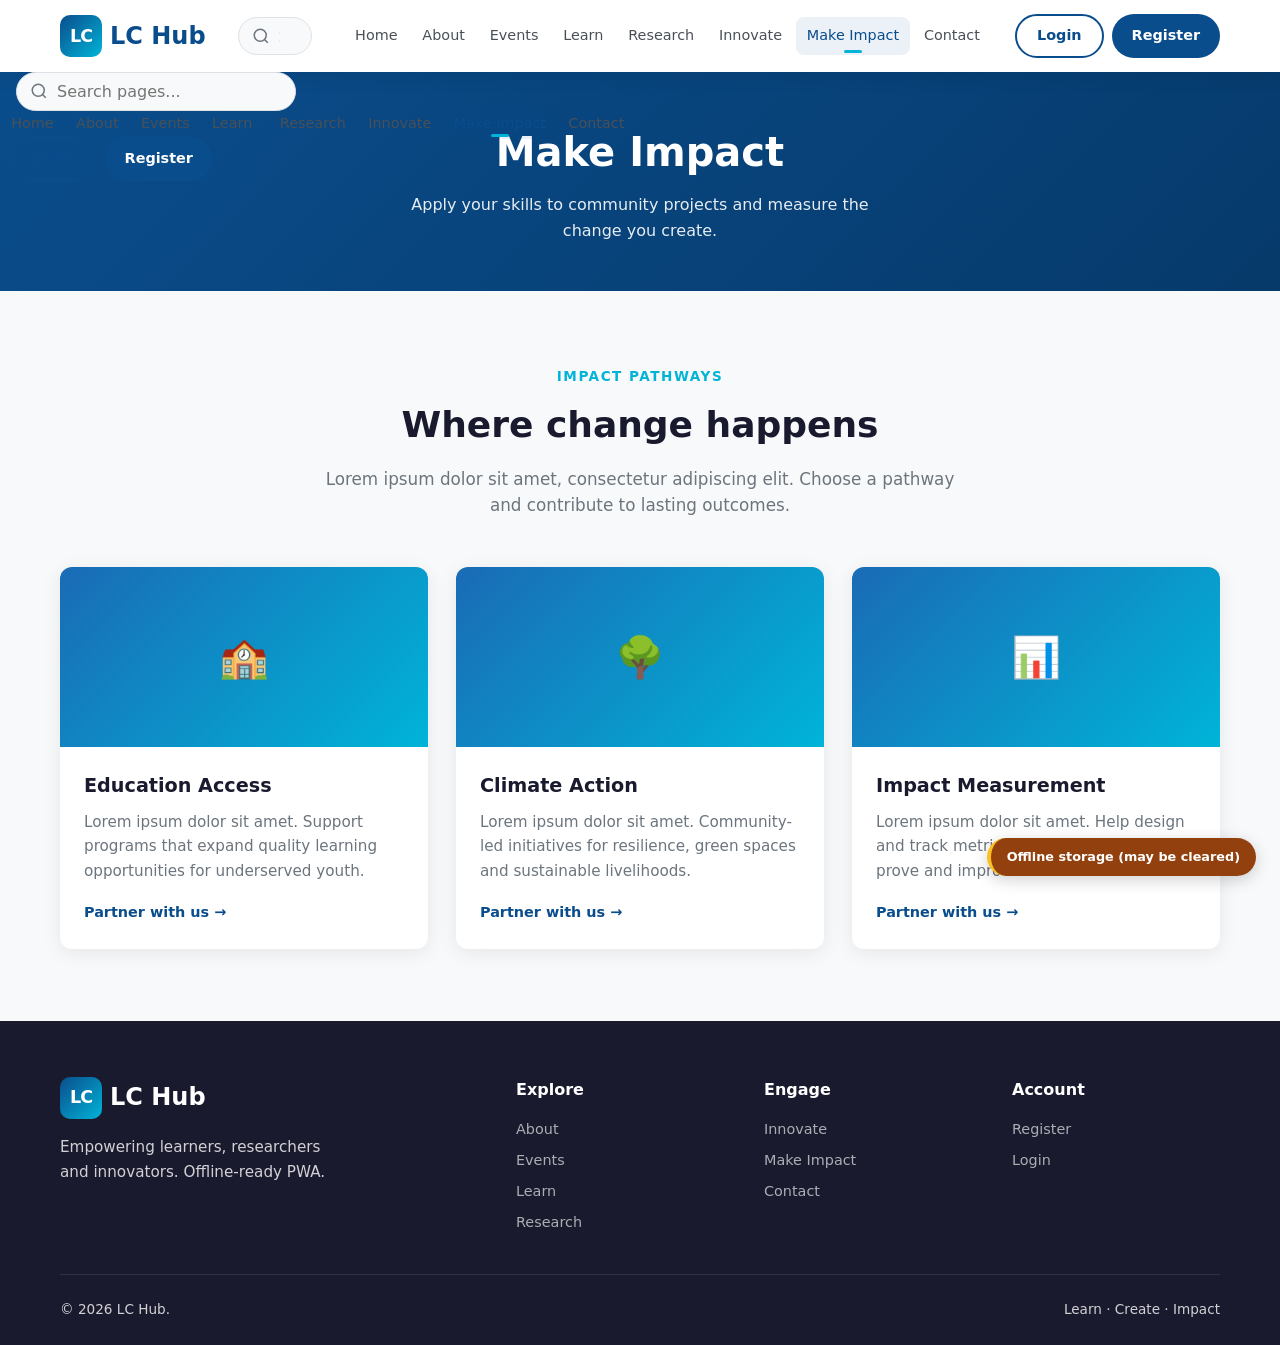
<file: lc-hub/impact.html>
<!DOCTYPE html>
<html lang="en">
<head>
  <meta charset="UTF-8" />
  <meta name="viewport" content="width=device-width, initial-scale=1.0" />
  <meta name="description" content="LC Hub Make Impact – community projects and measurable change." />
  <meta name="theme-color" content="#0a4d8c" />
  <meta name="mobile-web-app-capable" content="yes" />
  <title>Make Impact | LC Hub</title>
  <link rel="stylesheet" href="css/style.css" />
  <link rel="manifest" href="manifest.json" />
  <link rel="icon" href="data:image/svg+xml,%3Csvg xmlns='http://www.w3.org/2000/svg' viewBox='0 0 100 100'%3E%3Crect fill='%230a4d8c' width='100' height='100' rx='20'/%3E%3Ctext x='50' y='62' font-size='42' font-weight='800' fill='white' text-anchor='middle' font-family='system-ui'%3ELC%3C/text%3E%3C/svg%3E" />
</head>
<body>
  <header class="header">
    <div class="container header-inner">
      <a href="index.html" class="logo" aria-label="LC Hub Home"><span class="logo-icon">LC</span><span>LC Hub</span></a>
      <div class="search-box">
        <svg fill="none" stroke="currentColor" stroke-width="2" viewBox="0 0 24 24" aria-hidden="true"><circle cx="11" cy="11" r="8"/><path d="m21 21-4.35-4.35"/></svg>
        <input type="search" class="search-input" placeholder="Search pages..." aria-label="Search" />
      </div>
      <nav class="nav" aria-label="Main navigation">
        <a href="index.html" class="nav-link">Home</a>
        <a href="about.html" class="nav-link">About</a>
        <a href="events.html" class="nav-link">Events</a>
        <a href="learn.html" class="nav-link">Learn</a>
        <a href="research.html" class="nav-link">Research</a>
        <a href="innovate.html" class="nav-link">Innovate</a>
        <a href="impact.html" class="nav-link">Make Impact</a>
        <a href="contact.html" class="nav-link">Contact</a>
      </nav>
      <div class="auth-btns auth-guest">
        <a href="login.html" class="btn btn-outline">Login</a>
        <a href="register.html" class="btn btn-primary">Register</a>
      </div>
      <div class="auth-user" style="display:none">
        <div class="user-menu">
          <button class="user-btn" type="button" aria-haspopup="true"><span class="user-avatar user-initial">U</span><span class="user-name">User</span></button>
          <div class="user-dropdown"><a href="learn.html">My Learning</a><button type="button" class="logout-btn">Logout</button></div>
        </div>
      </div>
      <button class="menu-toggle" type="button" aria-label="Toggle menu"><span></span><span></span><span></span></button>
    </div>
    <div class="mobile-menu">
      <div class="search-box"><svg fill="none" stroke="currentColor" stroke-width="2" viewBox="0 0 24 24" aria-hidden="true"><circle cx="11" cy="11" r="8"/><path d="m21 21-4.35-4.35"/></svg><input type="search" class="search-input" placeholder="Search pages..." aria-label="Search" /></div>
      <a href="index.html" class="nav-link">Home</a><a href="about.html" class="nav-link">About</a><a href="events.html" class="nav-link">Events</a><a href="learn.html" class="nav-link">Learn</a>
      <a href="research.html" class="nav-link">Research</a><a href="innovate.html" class="nav-link">Innovate</a><a href="impact.html" class="nav-link">Make Impact</a><a href="contact.html" class="nav-link">Contact</a>
      <div class="auth-btns auth-guest"><a href="login.html" class="btn btn-outline">Login</a><a href="register.html" class="btn btn-primary">Register</a></div>
      <div class="auth-user" style="display:none"><a href="learn.html" class="nav-link">My Learning</a><button type="button" class="btn btn-outline logout-btn" style="width:100%">Logout</button></div>
    </div>
  </header>

  <section class="page-hero">
    <div class="container">
      <h1>Make Impact</h1>
      <p>Apply your skills to community projects and measure the change you create.</p>
    </div>
  </section>

  <section class="section">
    <div class="container">
      <div class="section-header">
        <span class="section-label">Impact Pathways</span>
        <h2>Where change happens</h2>
        <p>Lorem ipsum dolor sit amet, consectetur adipiscing elit. Choose a pathway and contribute to lasting outcomes.</p>
      </div>
      <div class="cards-grid">
        <article class="card">
          <div class="card-img" aria-hidden="true">🏫</div>
          <div class="card-body">
            <h3>Education Access</h3>
            <p>Lorem ipsum dolor sit amet. Support programs that expand quality learning opportunities for underserved youth.</p>
            <a href="contact.html" class="card-link">Partner with us →</a>
          </div>
        </article>
        <article class="card">
          <div class="card-img" aria-hidden="true">🌳</div>
          <div class="card-body">
            <h3>Climate Action</h3>
            <p>Lorem ipsum dolor sit amet. Community-led initiatives for resilience, green spaces and sustainable livelihoods.</p>
            <a href="contact.html" class="card-link">Partner with us →</a>
          </div>
        </article>
        <article class="card">
          <div class="card-img" aria-hidden="true">📊</div>
          <div class="card-body">
            <h3>Impact Measurement</h3>
            <p>Lorem ipsum dolor sit amet. Help design and track metrics so every project can prove and improve its results.</p>
            <a href="contact.html" class="card-link">Partner with us →</a>
          </div>
        </article>
      </div>
    </div>
  </section>

  <footer class="footer">
    <div class="container">
      <div class="footer-grid">
        <div class="footer-brand"><a href="index.html" class="logo"><span class="logo-icon">LC</span><span>LC Hub</span></a><p>Empowering learners, researchers and innovators. Offline-ready PWA.</p></div>
        <div><h4>Explore</h4><div class="footer-links"><a href="about.html">About</a><a href="events.html">Events</a><a href="learn.html">Learn</a><a href="research.html">Research</a></div></div>
        <div><h4>Engage</h4><div class="footer-links"><a href="innovate.html">Innovate</a><a href="impact.html">Make Impact</a><a href="contact.html">Contact</a></div></div>
        <div><h4>Account</h4><div class="footer-links"><a href="register.html">Register</a><a href="login.html">Login</a></div></div>
      </div>
      <div class="footer-bottom"><span>© 2026 LC Hub.</span><span>Learn · Create · Impact</span></div>
    </div>
  </footer>
  <script src="js/app.js"></script>
</body>
</html>
</file>
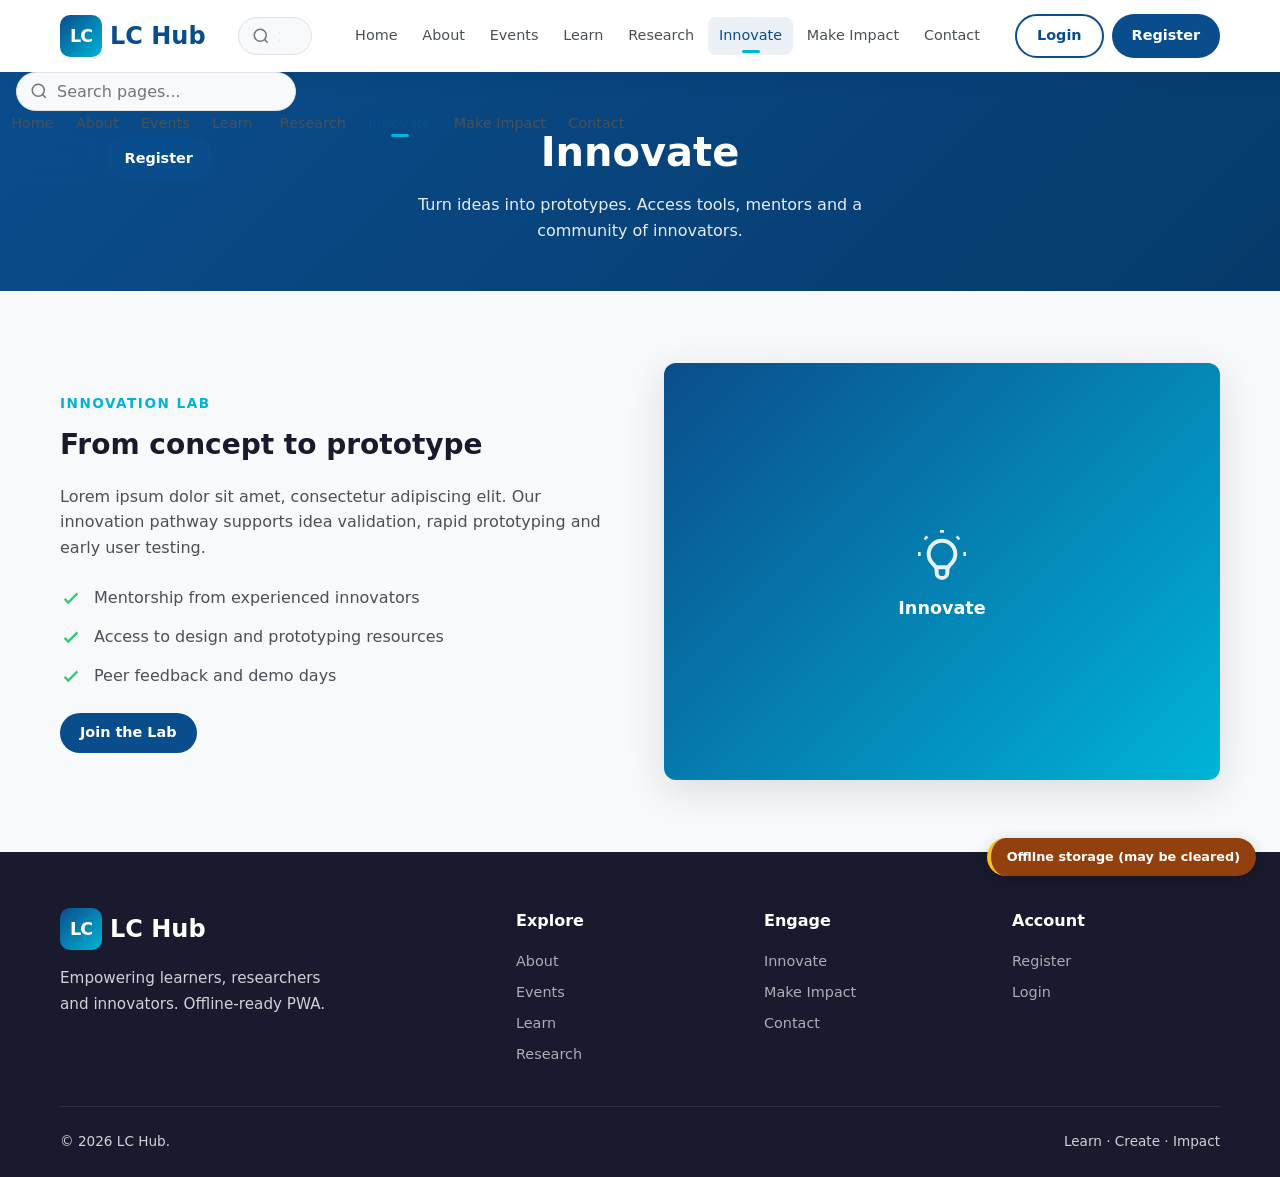
<file: lc-hub/innovate.html>
<!DOCTYPE html>
<html lang="en">
<head>
  <meta charset="UTF-8" />
  <meta name="viewport" content="width=device-width, initial-scale=1.0" />
  <meta name="description" content="LC Hub Innovate – turn ideas into prototypes with mentors and community." />
  <meta name="theme-color" content="#0a4d8c" />
  <meta name="mobile-web-app-capable" content="yes" />
  <title>Innovate | LC Hub</title>
  <link rel="stylesheet" href="css/style.css" />
  <link rel="manifest" href="manifest.json" />
  <link rel="icon" href="data:image/svg+xml,%3Csvg xmlns='http://www.w3.org/2000/svg' viewBox='0 0 100 100'%3E%3Crect fill='%230a4d8c' width='100' height='100' rx='20'/%3E%3Ctext x='50' y='62' font-size='42' font-weight='800' fill='white' text-anchor='middle' font-family='system-ui'%3ELC%3C/text%3E%3C/svg%3E" />
</head>
<body>
  <header class="header">
    <div class="container header-inner">
      <a href="index.html" class="logo" aria-label="LC Hub Home"><span class="logo-icon">LC</span><span>LC Hub</span></a>
      <div class="search-box">
        <svg fill="none" stroke="currentColor" stroke-width="2" viewBox="0 0 24 24" aria-hidden="true"><circle cx="11" cy="11" r="8"/><path d="m21 21-4.35-4.35"/></svg>
        <input type="search" class="search-input" placeholder="Search pages..." aria-label="Search" />
      </div>
      <nav class="nav" aria-label="Main navigation">
        <a href="index.html" class="nav-link">Home</a>
        <a href="about.html" class="nav-link">About</a>
        <a href="events.html" class="nav-link">Events</a>
        <a href="learn.html" class="nav-link">Learn</a>
        <a href="research.html" class="nav-link">Research</a>
        <a href="innovate.html" class="nav-link">Innovate</a>
        <a href="impact.html" class="nav-link">Make Impact</a>
        <a href="contact.html" class="nav-link">Contact</a>
      </nav>
      <div class="auth-btns auth-guest">
        <a href="login.html" class="btn btn-outline">Login</a>
        <a href="register.html" class="btn btn-primary">Register</a>
      </div>
      <div class="auth-user" style="display:none">
        <div class="user-menu">
          <button class="user-btn" type="button" aria-haspopup="true"><span class="user-avatar user-initial">U</span><span class="user-name">User</span></button>
          <div class="user-dropdown"><a href="learn.html">My Learning</a><button type="button" class="logout-btn">Logout</button></div>
        </div>
      </div>
      <button class="menu-toggle" type="button" aria-label="Toggle menu"><span></span><span></span><span></span></button>
    </div>
    <div class="mobile-menu">
      <div class="search-box"><svg fill="none" stroke="currentColor" stroke-width="2" viewBox="0 0 24 24" aria-hidden="true"><circle cx="11" cy="11" r="8"/><path d="m21 21-4.35-4.35"/></svg><input type="search" class="search-input" placeholder="Search pages..." aria-label="Search" /></div>
      <a href="index.html" class="nav-link">Home</a><a href="about.html" class="nav-link">About</a><a href="events.html" class="nav-link">Events</a><a href="learn.html" class="nav-link">Learn</a>
      <a href="research.html" class="nav-link">Research</a><a href="innovate.html" class="nav-link">Innovate</a><a href="impact.html" class="nav-link">Make Impact</a><a href="contact.html" class="nav-link">Contact</a>
      <div class="auth-btns auth-guest"><a href="login.html" class="btn btn-outline">Login</a><a href="register.html" class="btn btn-primary">Register</a></div>
      <div class="auth-user" style="display:none"><a href="learn.html" class="nav-link">My Learning</a><button type="button" class="btn btn-outline logout-btn" style="width:100%">Logout</button></div>
    </div>
  </header>

  <section class="page-hero">
    <div class="container">
      <h1>Innovate</h1>
      <p>Turn ideas into prototypes. Access tools, mentors and a community of innovators.</p>
    </div>
  </section>

  <section class="section">
    <div class="container">
      <div class="vision-grid">
        <div class="vision-content">
          <span class="section-label">Innovation Lab</span>
          <h3>From concept to prototype</h3>
          <p>Lorem ipsum dolor sit amet, consectetur adipiscing elit. Our innovation pathway supports idea validation, rapid prototyping and early user testing.</p>
          <ul class="vision-list">
            <li><svg fill="none" stroke="currentColor" stroke-width="2.5" viewBox="0 0 24 24" aria-hidden="true"><path d="M5 13l4 4L19 7"/></svg><span>Mentorship from experienced innovators</span></li>
            <li><svg fill="none" stroke="currentColor" stroke-width="2.5" viewBox="0 0 24 24" aria-hidden="true"><path d="M5 13l4 4L19 7"/></svg><span>Access to design and prototyping resources</span></li>
            <li><svg fill="none" stroke="currentColor" stroke-width="2.5" viewBox="0 0 24 24" aria-hidden="true"><path d="M5 13l4 4L19 7"/></svg><span>Peer feedback and demo days</span></li>
          </ul>
          <a href="register.html" class="btn btn-primary" style="margin-top:1.5rem">Join the Lab</a>
        </div>
        <div class="vision-image">
          <div class="vision-placeholder">
            <svg fill="none" stroke="currentColor" stroke-width="1.5" viewBox="0 0 24 24" aria-hidden="true"><path d="M9.663 17h4.673M12 3v1m6.364 1.636l-.707.707M21 12h-1M4 12H3m3.343-5.657l-.707-.707m2.828 9.9a5 5 0 117.072 0l-.548.547A3.374 3.374 0 0014 18.469V19a2 2 0 11-4 0v-.531c0-.895-.356-1.754-.988-2.386l-.548-.547z"/></svg>
            <span>Innovate</span>
          </div>
        </div>
      </div>
    </div>
  </section>

  <footer class="footer">
    <div class="container">
      <div class="footer-grid">
        <div class="footer-brand"><a href="index.html" class="logo"><span class="logo-icon">LC</span><span>LC Hub</span></a><p>Empowering learners, researchers and innovators. Offline-ready PWA.</p></div>
        <div><h4>Explore</h4><div class="footer-links"><a href="about.html">About</a><a href="events.html">Events</a><a href="learn.html">Learn</a><a href="research.html">Research</a></div></div>
        <div><h4>Engage</h4><div class="footer-links"><a href="innovate.html">Innovate</a><a href="impact.html">Make Impact</a><a href="contact.html">Contact</a></div></div>
        <div><h4>Account</h4><div class="footer-links"><a href="register.html">Register</a><a href="login.html">Login</a></div></div>
      </div>
      <div class="footer-bottom"><span>© 2026 LC Hub.</span><span>Learn · Create · Impact</span></div>
    </div>
  </footer>
  <script src="js/app.js"></script>
</body>
</html>
</file>
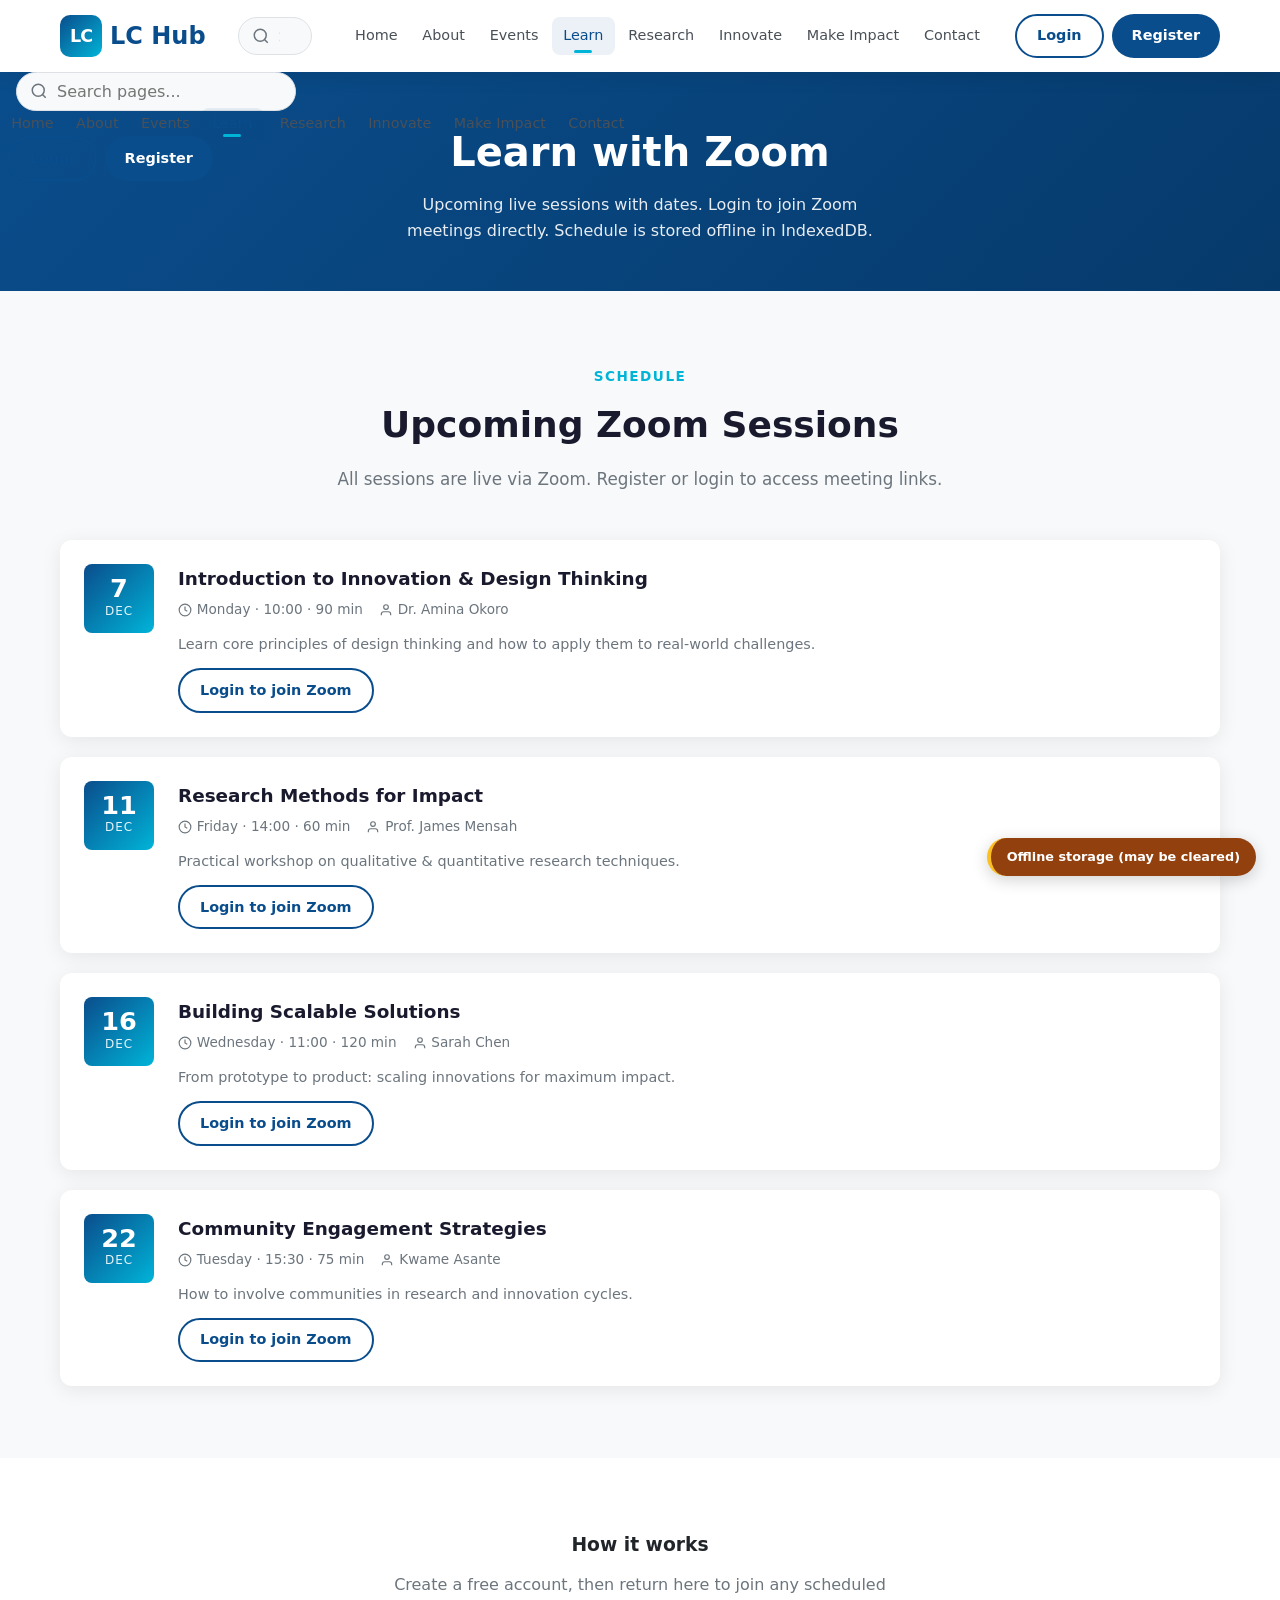
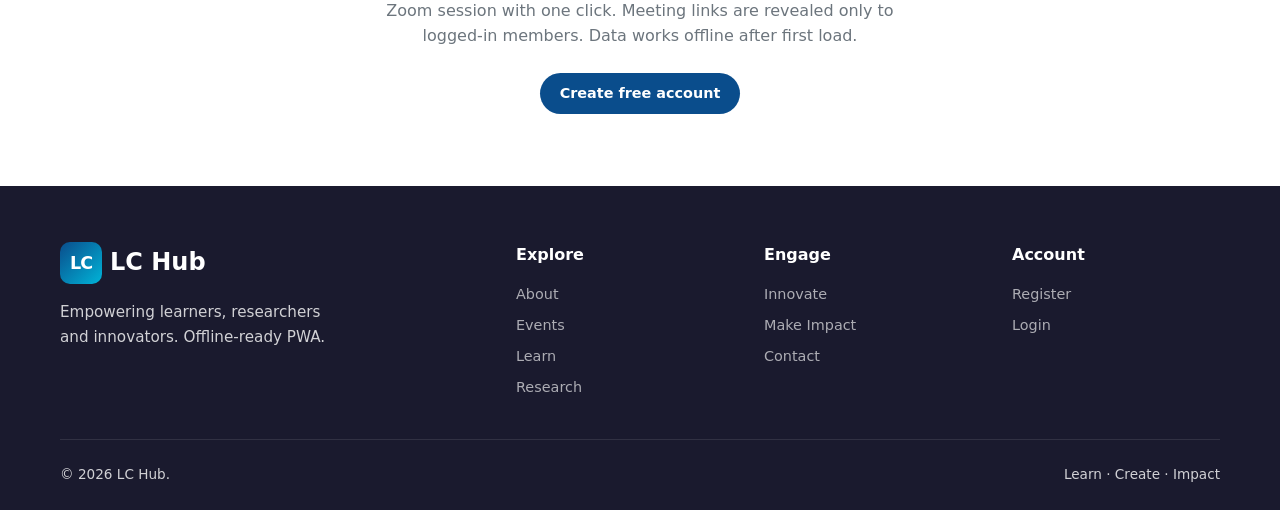
<file: lc-hub/learn.html>
<!DOCTYPE html>
<html lang="en">
<head>
  <meta charset="UTF-8" />
  <meta name="viewport" content="width=device-width, initial-scale=1.0" />
  <meta name="description" content="LC Hub Learn – live Zoom sessions with dates. Login to join meetings." />
  <meta name="theme-color" content="#0a4d8c" />
  <meta name="mobile-web-app-capable" content="yes" />
  <title>Learn | LC Hub – Zoom Sessions</title>
  <link rel="stylesheet" href="css/style.css" />
  <link rel="manifest" href="manifest.json" />
  <link rel="icon" href="data:image/svg+xml,%3Csvg xmlns='http://www.w3.org/2000/svg' viewBox='0 0 100 100'%3E%3Crect fill='%230a4d8c' width='100' height='100' rx='20'/%3E%3Ctext x='50' y='62' font-size='42' font-weight='800' fill='white' text-anchor='middle' font-family='system-ui'%3ELC%3C/text%3E%3C/svg%3E" />
</head>
<body>
  <header class="header">
    <div class="container header-inner">
      <a href="index.html" class="logo" aria-label="LC Hub Home"><span class="logo-icon">LC</span><span>LC Hub</span></a>
      <div class="search-box">
        <svg fill="none" stroke="currentColor" stroke-width="2" viewBox="0 0 24 24" aria-hidden="true"><circle cx="11" cy="11" r="8"/><path d="m21 21-4.35-4.35"/></svg>
        <input type="search" class="search-input" placeholder="Search pages..." aria-label="Search" />
      </div>
      <nav class="nav" aria-label="Main navigation">
        <a href="index.html" class="nav-link">Home</a>
        <a href="about.html" class="nav-link">About</a>
        <a href="events.html" class="nav-link">Events</a>
        <a href="learn.html" class="nav-link">Learn</a>
        <a href="research.html" class="nav-link">Research</a>
        <a href="innovate.html" class="nav-link">Innovate</a>
        <a href="impact.html" class="nav-link">Make Impact</a>
        <a href="contact.html" class="nav-link">Contact</a>
      </nav>
      <div class="auth-btns auth-guest">
        <a href="login.html" class="btn btn-outline">Login</a>
        <a href="register.html" class="btn btn-primary">Register</a>
      </div>
      <div class="auth-user" style="display:none">
        <div class="user-menu">
          <button class="user-btn" type="button" aria-haspopup="true"><span class="user-avatar user-initial">U</span><span class="user-name">User</span></button>
          <div class="user-dropdown"><a href="learn.html">My Learning</a><button type="button" class="logout-btn">Logout</button></div>
        </div>
      </div>
      <button class="menu-toggle" type="button" aria-label="Toggle menu"><span></span><span></span><span></span></button>
    </div>
    <div class="mobile-menu">
      <div class="search-box"><svg fill="none" stroke="currentColor" stroke-width="2" viewBox="0 0 24 24" aria-hidden="true"><circle cx="11" cy="11" r="8"/><path d="m21 21-4.35-4.35"/></svg><input type="search" class="search-input" placeholder="Search pages..." aria-label="Search" /></div>
      <a href="index.html" class="nav-link">Home</a><a href="about.html" class="nav-link">About</a><a href="events.html" class="nav-link">Events</a><a href="learn.html" class="nav-link">Learn</a>
      <a href="research.html" class="nav-link">Research</a><a href="innovate.html" class="nav-link">Innovate</a><a href="impact.html" class="nav-link">Make Impact</a><a href="contact.html" class="nav-link">Contact</a>
      <div class="auth-btns auth-guest"><a href="login.html" class="btn btn-outline">Login</a><a href="register.html" class="btn btn-primary">Register</a></div>
      <div class="auth-user" style="display:none"><a href="learn.html" class="nav-link">My Learning</a><button type="button" class="btn btn-outline logout-btn" style="width:100%">Logout</button></div>
    </div>
  </header>

  <section class="page-hero">
    <div class="container">
      <h1>Learn with Zoom</h1>
      <p>Upcoming live sessions with dates. Login to join Zoom meetings directly. Schedule is stored offline in IndexedDB.</p>
    </div>
  </section>

  <section class="section">
    <div class="container">
      <div class="section-header">
        <span class="section-label">Schedule</span>
        <h2>Upcoming Zoom Sessions</h2>
        <p>All sessions are live via Zoom. Register or login to access meeting links.</p>
      </div>
      <div id="zoom-sessions" class="zoom-sessions">
        <p style="text-align:center;color:var(--gray-500)">Loading sessions…</p>
      </div>
    </div>
  </section>

  <section class="section" style="background:white">
    <div class="container" style="text-align:center;max-width:560px">
      <h3 style="margin-bottom:0.75rem">How it works</h3>
      <p style="color:var(--gray-500);margin-bottom:1.5rem">Create a free account, then return here to join any scheduled Zoom session with one click. Meeting links are revealed only to logged-in members. Data works offline after first load.</p>
      <a href="register.html" class="btn btn-primary">Create free account</a>
    </div>
  </section>

  <footer class="footer">
    <div class="container">
      <div class="footer-grid">
        <div class="footer-brand"><a href="index.html" class="logo"><span class="logo-icon">LC</span><span>LC Hub</span></a><p>Empowering learners, researchers and innovators. Offline-ready PWA.</p></div>
        <div><h4>Explore</h4><div class="footer-links"><a href="about.html">About</a><a href="events.html">Events</a><a href="learn.html">Learn</a><a href="research.html">Research</a></div></div>
        <div><h4>Engage</h4><div class="footer-links"><a href="innovate.html">Innovate</a><a href="impact.html">Make Impact</a><a href="contact.html">Contact</a></div></div>
        <div><h4>Account</h4><div class="footer-links"><a href="register.html">Register</a><a href="login.html">Login</a></div></div>
      </div>
      <div class="footer-bottom"><span>© 2026 LC Hub.</span><span>Learn · Create · Impact</span></div>
    </div>
  </footer>
  <script src="js/app.js"></script>
</body>
</html>
</file>
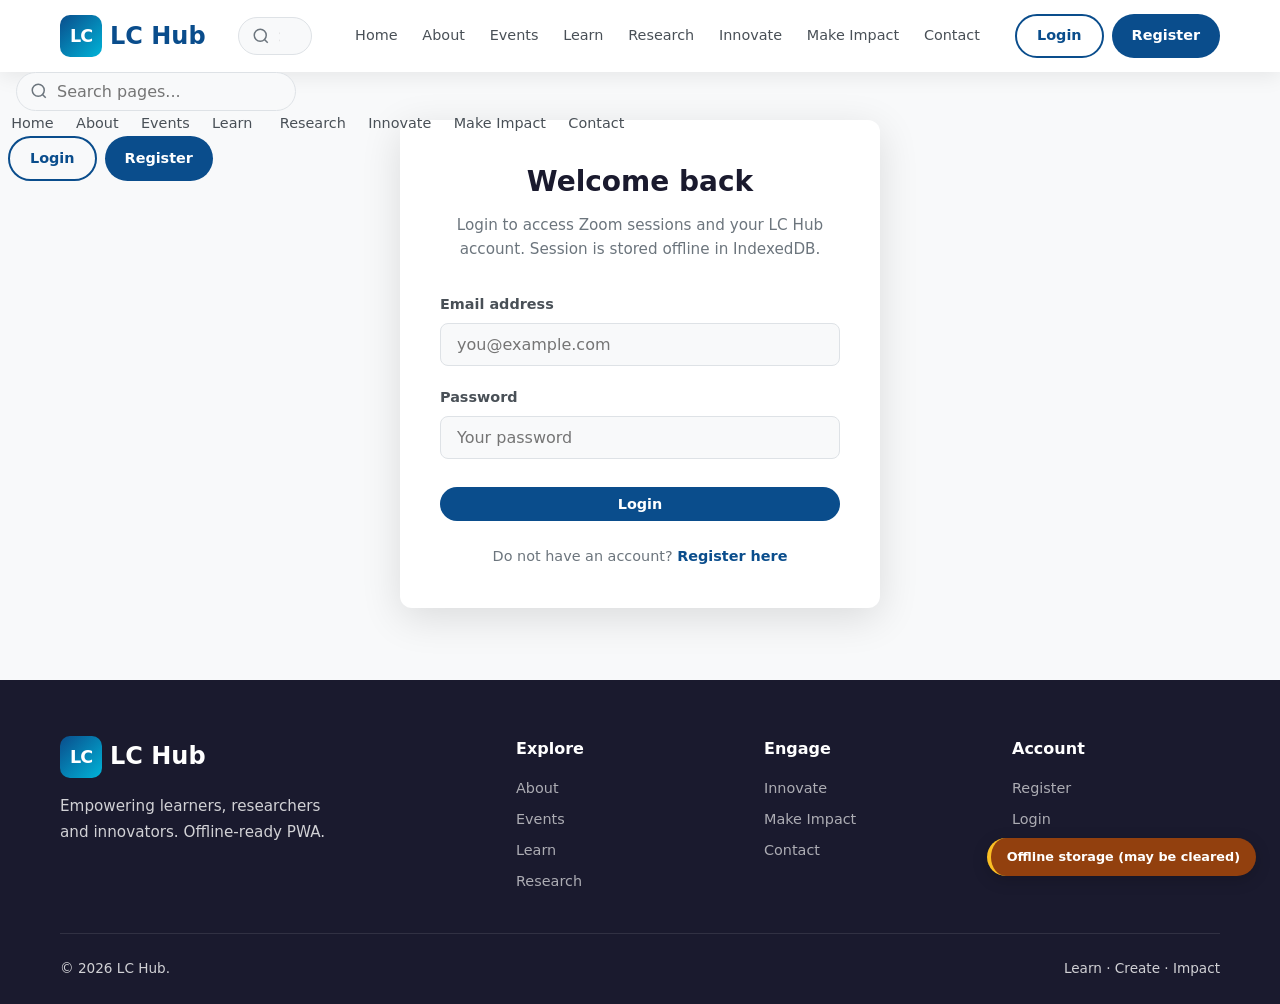
<file: lc-hub/login.html>
<!DOCTYPE html>
<html lang="en">
<head>
  <meta charset="UTF-8" />
  <meta name="viewport" content="width=device-width, initial-scale=1.0" />
  <meta name="description" content="Login to LC Hub – access Zoom sessions and your account." />
  <meta name="theme-color" content="#0a4d8c" />
  <meta name="mobile-web-app-capable" content="yes" />
  <title>Login | LC Hub</title>
  <link rel="stylesheet" href="css/style.css" />
  <link rel="manifest" href="manifest.json" />
  <link rel="icon" href="data:image/svg+xml,%3Csvg xmlns='http://www.w3.org/2000/svg' viewBox='0 0 100 100'%3E%3Crect fill='%230a4d8c' width='100' height='100' rx='20'/%3E%3Ctext x='50' y='62' font-size='42' font-weight='800' fill='white' text-anchor='middle' font-family='system-ui'%3ELC%3C/text%3E%3C/svg%3E" />
</head>
<body>
  <header class="header">
    <div class="container header-inner">
      <a href="index.html" class="logo" aria-label="LC Hub Home"><span class="logo-icon">LC</span><span>LC Hub</span></a>
      <div class="search-box">
        <svg fill="none" stroke="currentColor" stroke-width="2" viewBox="0 0 24 24" aria-hidden="true"><circle cx="11" cy="11" r="8"/><path d="m21 21-4.35-4.35"/></svg>
        <input type="search" class="search-input" placeholder="Search pages..." aria-label="Search" />
      </div>
      <nav class="nav" aria-label="Main navigation">
        <a href="index.html" class="nav-link">Home</a>
        <a href="about.html" class="nav-link">About</a>
        <a href="events.html" class="nav-link">Events</a>
        <a href="learn.html" class="nav-link">Learn</a>
        <a href="research.html" class="nav-link">Research</a>
        <a href="innovate.html" class="nav-link">Innovate</a>
        <a href="impact.html" class="nav-link">Make Impact</a>
        <a href="contact.html" class="nav-link">Contact</a>
      </nav>
      <div class="auth-btns auth-guest">
        <a href="login.html" class="btn btn-outline">Login</a>
        <a href="register.html" class="btn btn-primary">Register</a>
      </div>
      <div class="auth-user" style="display:none">
        <div class="user-menu">
          <button class="user-btn" type="button" aria-haspopup="true"><span class="user-avatar user-initial">U</span><span class="user-name">User</span></button>
          <div class="user-dropdown"><a href="learn.html">My Learning</a><button type="button" class="logout-btn">Logout</button></div>
        </div>
      </div>
      <button class="menu-toggle" type="button" aria-label="Toggle menu"><span></span><span></span><span></span></button>
    </div>
    <div class="mobile-menu">
      <div class="search-box"><svg fill="none" stroke="currentColor" stroke-width="2" viewBox="0 0 24 24" aria-hidden="true"><circle cx="11" cy="11" r="8"/><path d="m21 21-4.35-4.35"/></svg><input type="search" class="search-input" placeholder="Search pages..." aria-label="Search" /></div>
      <a href="index.html" class="nav-link">Home</a><a href="about.html" class="nav-link">About</a><a href="events.html" class="nav-link">Events</a><a href="learn.html" class="nav-link">Learn</a>
      <a href="research.html" class="nav-link">Research</a><a href="innovate.html" class="nav-link">Innovate</a><a href="impact.html" class="nav-link">Make Impact</a><a href="contact.html" class="nav-link">Contact</a>
      <div class="auth-btns auth-guest"><a href="login.html" class="btn btn-outline">Login</a><a href="register.html" class="btn btn-primary">Register</a></div>
      <div class="auth-user" style="display:none"><a href="learn.html" class="nav-link">My Learning</a><button type="button" class="btn btn-outline logout-btn" style="width:100%">Logout</button></div>
    </div>
  </header>

  <section class="section" style="padding-top:3rem">
    <div class="container">
      <div class="form-section">
        <h2>Welcome back</h2>
        <p class="subtitle">Login to access Zoom sessions and your LC Hub account. Session is stored offline in IndexedDB.</p>
        <div class="alert" role="alert"></div>
        <form id="login-form" novalidate>
          <div class="form-group">
            <label for="email">Email address</label>
            <input type="email" id="email" name="email" placeholder="you@example.com" required autocomplete="email" />
            <span class="error"></span>
          </div>
          <div class="form-group">
            <label for="password">Password</label>
            <input type="password" id="password" name="password" placeholder="Your password" required autocomplete="current-password" />
            <span class="error"></span>
          </div>
          <button type="submit" class="btn btn-primary" style="width:100%;margin-top:0.5rem">Login</button>
        </form>
        <p class="form-footer">Do not have an account? <a href="register.html">Register here</a></p>
      </div>
    </div>
  </section>

  <footer class="footer">
    <div class="container">
      <div class="footer-grid">
        <div class="footer-brand"><a href="index.html" class="logo"><span class="logo-icon">LC</span><span>LC Hub</span></a><p>Empowering learners, researchers and innovators. Offline-ready PWA.</p></div>
        <div><h4>Explore</h4><div class="footer-links"><a href="about.html">About</a><a href="events.html">Events</a><a href="learn.html">Learn</a><a href="research.html">Research</a></div></div>
        <div><h4>Engage</h4><div class="footer-links"><a href="innovate.html">Innovate</a><a href="impact.html">Make Impact</a><a href="contact.html">Contact</a></div></div>
        <div><h4>Account</h4><div class="footer-links"><a href="register.html">Register</a><a href="login.html">Login</a></div></div>
      </div>
      <div class="footer-bottom"><span>© 2026 LC Hub.</span><span>Learn · Create · Impact</span></div>
    </div>
  </footer>
  <script src="js/app.js"></script>
</body>
</html>
</file>
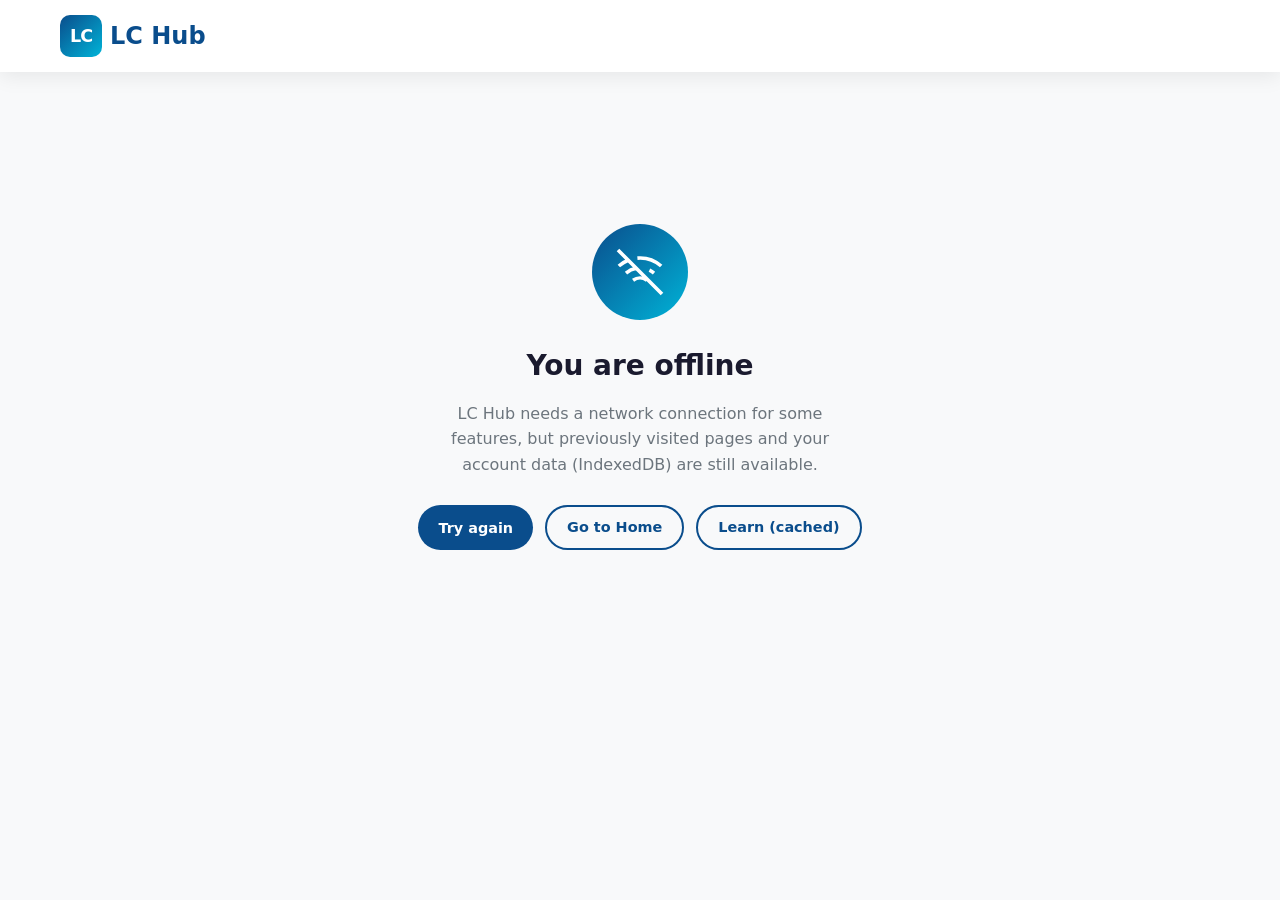
<file: lc-hub/offline.html>
<!DOCTYPE html>
<html lang="en">
<head>
  <meta charset="UTF-8" />
  <meta name="viewport" content="width=device-width, initial-scale=1.0" />
  <meta name="theme-color" content="#0a4d8c" />
  <title>Offline | LC Hub</title>
  <link rel="stylesheet" href="css/style.css" />
  <link rel="manifest" href="manifest.json" />
  <style>
    .offline-wrap {
      min-height: 70vh;
      display: flex;
      flex-direction: column;
      align-items: center;
      justify-content: center;
      text-align: center;
      padding: 2rem;
    }
    .offline-icon {
      width: 96px;
      height: 96px;
      border-radius: 50%;
      background: linear-gradient(135deg, var(--primary), var(--accent));
      display: flex;
      align-items: center;
      justify-content: center;
      margin-bottom: 1.5rem;
      color: white;
    }
    .offline-wrap h1 {
      font-size: 1.75rem;
      font-weight: 800;
      color: var(--dark);
      margin-bottom: 0.75rem;
    }
    .offline-wrap p {
      color: var(--gray-500);
      max-width: 420px;
      margin-bottom: 1.75rem;
    }
    .offline-actions {
      display: flex;
      flex-wrap: wrap;
      gap: 0.75rem;
      justify-content: center;
    }
  </style>
</head>
<body>
  <header class="header">
    <div class="container header-inner">
      <a href="index.html" class="logo" aria-label="LC Hub Home">
        <span class="logo-icon">LC</span>
        <span>LC Hub</span>
      </a>
    </div>
  </header>

  <div class="offline-wrap">
    <div class="offline-icon" aria-hidden="true">
      <svg width="48" height="48" fill="none" stroke="currentColor" stroke-width="1.8" viewBox="0 0 24 24">
        <path d="M1 1l22 22M16.72 11.06A10.94 10.94 0 0119 12.55M5 12.55a10.94 10.94 0 015.17-2.39M10.71 5.05A16 16 0 0122.58 9M1.42 9a15.91 15.91 0 014.7-2.88M8.53 16.11a6 6 0 016.95 0M12 20h.01"/>
      </svg>
    </div>
    <h1>You are offline</h1>
    <p>
      LC Hub needs a network connection for some features, but previously visited pages and your account data (IndexedDB) are still available.
    </p>
    <div class="offline-actions">
      <button type="button" class="btn btn-primary" onclick="location.reload()">Try again</button>
      <a href="index.html" class="btn btn-outline">Go to Home</a>
      <a href="learn.html" class="btn btn-outline">Learn (cached)</a>
    </div>
  </div>

  <script>
    window.addEventListener('online', () => { location.reload(); });
  </script>
</body>
</html>
</file>
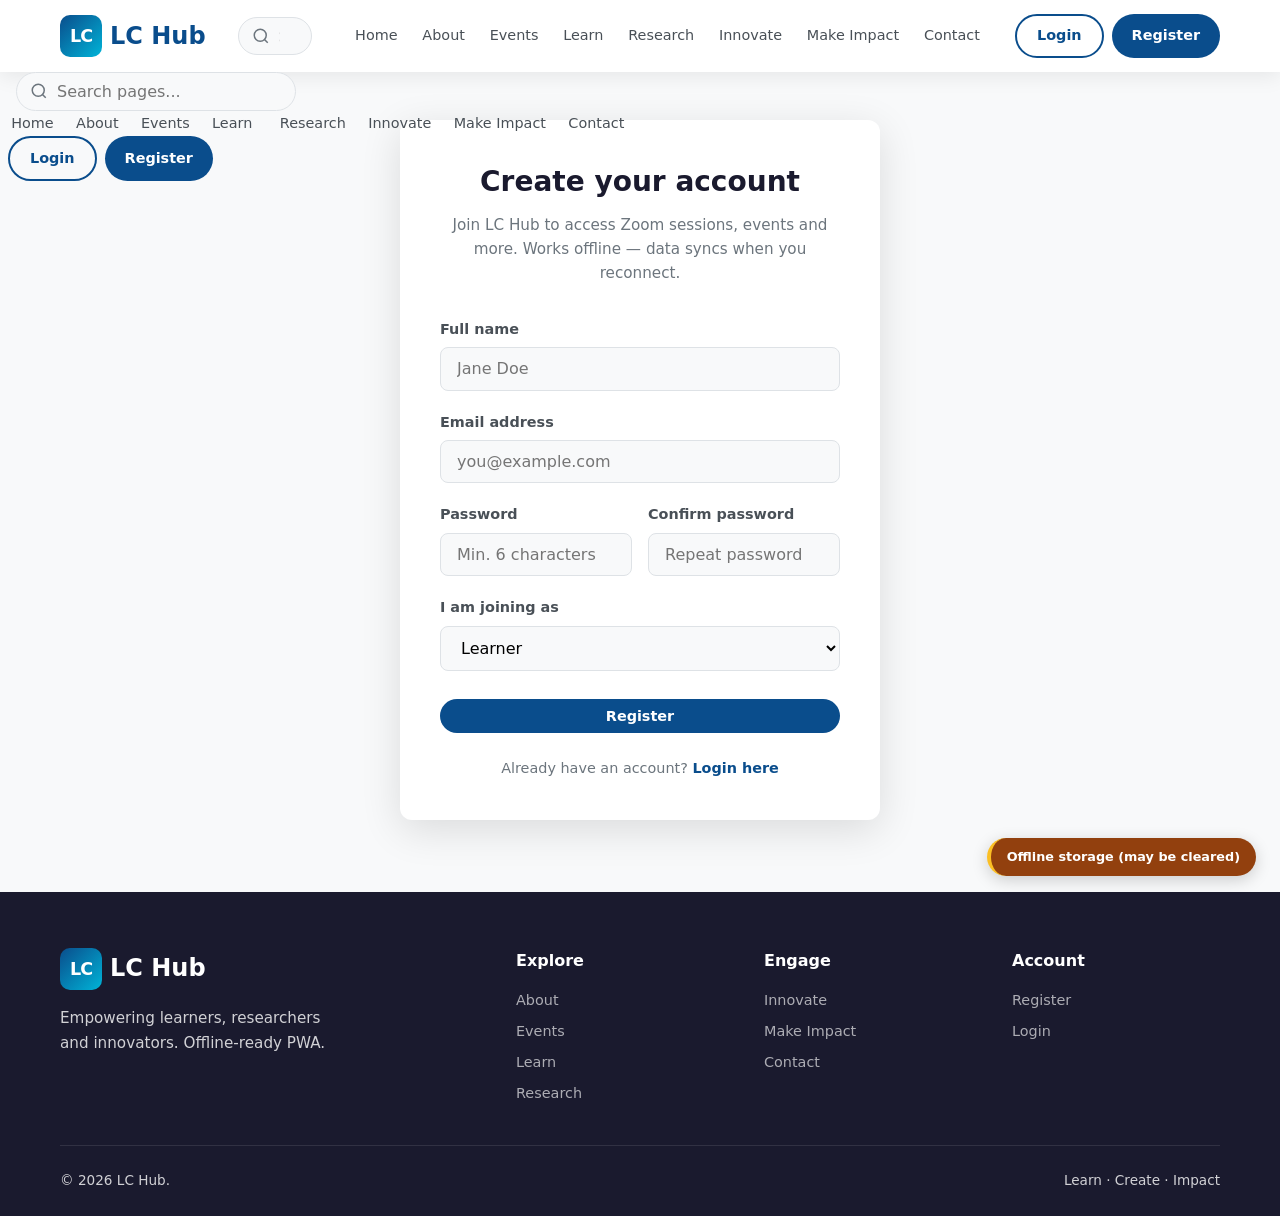
<file: lc-hub/register.html>
<!DOCTYPE html>
<html lang="en">
<head>
  <meta charset="UTF-8" />
  <meta name="viewport" content="width=device-width, initial-scale=1.0" />
  <meta name="description" content="Register for LC Hub – free account for Zoom sessions and community." />
  <meta name="theme-color" content="#0a4d8c" />
  <meta name="mobile-web-app-capable" content="yes" />
  <title>Register | LC Hub</title>
  <link rel="stylesheet" href="css/style.css" />
  <link rel="manifest" href="manifest.json" />
  <link rel="icon" href="data:image/svg+xml,%3Csvg xmlns='http://www.w3.org/2000/svg' viewBox='0 0 100 100'%3E%3Crect fill='%230a4d8c' width='100' height='100' rx='20'/%3E%3Ctext x='50' y='62' font-size='42' font-weight='800' fill='white' text-anchor='middle' font-family='system-ui'%3ELC%3C/text%3E%3C/svg%3E" />
</head>
<body>
  <header class="header">
    <div class="container header-inner">
      <a href="index.html" class="logo" aria-label="LC Hub Home"><span class="logo-icon">LC</span><span>LC Hub</span></a>
      <div class="search-box">
        <svg fill="none" stroke="currentColor" stroke-width="2" viewBox="0 0 24 24" aria-hidden="true"><circle cx="11" cy="11" r="8"/><path d="m21 21-4.35-4.35"/></svg>
        <input type="search" class="search-input" placeholder="Search pages..." aria-label="Search" />
      </div>
      <nav class="nav" aria-label="Main navigation">
        <a href="index.html" class="nav-link">Home</a>
        <a href="about.html" class="nav-link">About</a>
        <a href="events.html" class="nav-link">Events</a>
        <a href="learn.html" class="nav-link">Learn</a>
        <a href="research.html" class="nav-link">Research</a>
        <a href="innovate.html" class="nav-link">Innovate</a>
        <a href="impact.html" class="nav-link">Make Impact</a>
        <a href="contact.html" class="nav-link">Contact</a>
      </nav>
      <div class="auth-btns auth-guest">
        <a href="login.html" class="btn btn-outline">Login</a>
        <a href="register.html" class="btn btn-primary">Register</a>
      </div>
      <div class="auth-user" style="display:none">
        <div class="user-menu">
          <button class="user-btn" type="button" aria-haspopup="true"><span class="user-avatar user-initial">U</span><span class="user-name">User</span></button>
          <div class="user-dropdown"><a href="learn.html">My Learning</a><button type="button" class="logout-btn">Logout</button></div>
        </div>
      </div>
      <button class="menu-toggle" type="button" aria-label="Toggle menu"><span></span><span></span><span></span></button>
    </div>
    <div class="mobile-menu">
      <div class="search-box"><svg fill="none" stroke="currentColor" stroke-width="2" viewBox="0 0 24 24" aria-hidden="true"><circle cx="11" cy="11" r="8"/><path d="m21 21-4.35-4.35"/></svg><input type="search" class="search-input" placeholder="Search pages..." aria-label="Search" /></div>
      <a href="index.html" class="nav-link">Home</a><a href="about.html" class="nav-link">About</a><a href="events.html" class="nav-link">Events</a><a href="learn.html" class="nav-link">Learn</a>
      <a href="research.html" class="nav-link">Research</a><a href="innovate.html" class="nav-link">Innovate</a><a href="impact.html" class="nav-link">Make Impact</a><a href="contact.html" class="nav-link">Contact</a>
      <div class="auth-btns auth-guest"><a href="login.html" class="btn btn-outline">Login</a><a href="register.html" class="btn btn-primary">Register</a></div>
      <div class="auth-user" style="display:none"><a href="learn.html" class="nav-link">My Learning</a><button type="button" class="btn btn-outline logout-btn" style="width:100%">Logout</button></div>
    </div>
  </header>

  <section class="section" style="padding-top:3rem">
    <div class="container">
      <div class="form-section">
        <h2>Create your account</h2>
        <p class="subtitle">Join LC Hub to access Zoom sessions, events and more. Works offline — data syncs when you reconnect.</p>
        <div class="alert" role="alert"></div>
        <form id="register-form" novalidate>
          <div class="form-group">
            <label for="name">Full name</label>
            <input type="text" id="name" name="name" placeholder="Jane Doe" required autocomplete="name" />
            <span class="error"></span>
          </div>
          <div class="form-group">
            <label for="email">Email address</label>
            <input type="email" id="email" name="email" placeholder="you@example.com" required autocomplete="email" />
            <span class="error"></span>
          </div>
          <div class="form-row">
            <div class="form-group">
              <label for="password">Password</label>
              <input type="password" id="password" name="password" placeholder="Min. 6 characters" required autocomplete="new-password" />
              <span class="error"></span>
            </div>
            <div class="form-group">
              <label for="confirm">Confirm password</label>
              <input type="password" id="confirm" name="confirm" placeholder="Repeat password" required autocomplete="new-password" />
              <span class="error"></span>
            </div>
          </div>
          <div class="form-group">
            <label for="role">I am joining as</label>
            <select id="role" name="role">
              <option value="learner">Learner</option>
              <option value="researcher">Researcher</option>
              <option value="innovator">Innovator</option>
              <option value="partner">Partner / Organization</option>
            </select>
          </div>
          <button type="submit" class="btn btn-primary" style="width:100%;margin-top:0.5rem">Register</button>
        </form>
        <p class="form-footer">Already have an account? <a href="login.html">Login here</a></p>
      </div>
    </div>
  </section>

  <footer class="footer">
    <div class="container">
      <div class="footer-grid">
        <div class="footer-brand"><a href="index.html" class="logo"><span class="logo-icon">LC</span><span>LC Hub</span></a><p>Empowering learners, researchers and innovators. Offline-ready PWA.</p></div>
        <div><h4>Explore</h4><div class="footer-links"><a href="about.html">About</a><a href="events.html">Events</a><a href="learn.html">Learn</a><a href="research.html">Research</a></div></div>
        <div><h4>Engage</h4><div class="footer-links"><a href="innovate.html">Innovate</a><a href="impact.html">Make Impact</a><a href="contact.html">Contact</a></div></div>
        <div><h4>Account</h4><div class="footer-links"><a href="register.html">Register</a><a href="login.html">Login</a></div></div>
      </div>
      <div class="footer-bottom"><span>© 2026 LC Hub.</span><span>Learn · Create · Impact</span></div>
    </div>
  </footer>
  <script src="js/app.js"></script>
</body>
</html>
</file>
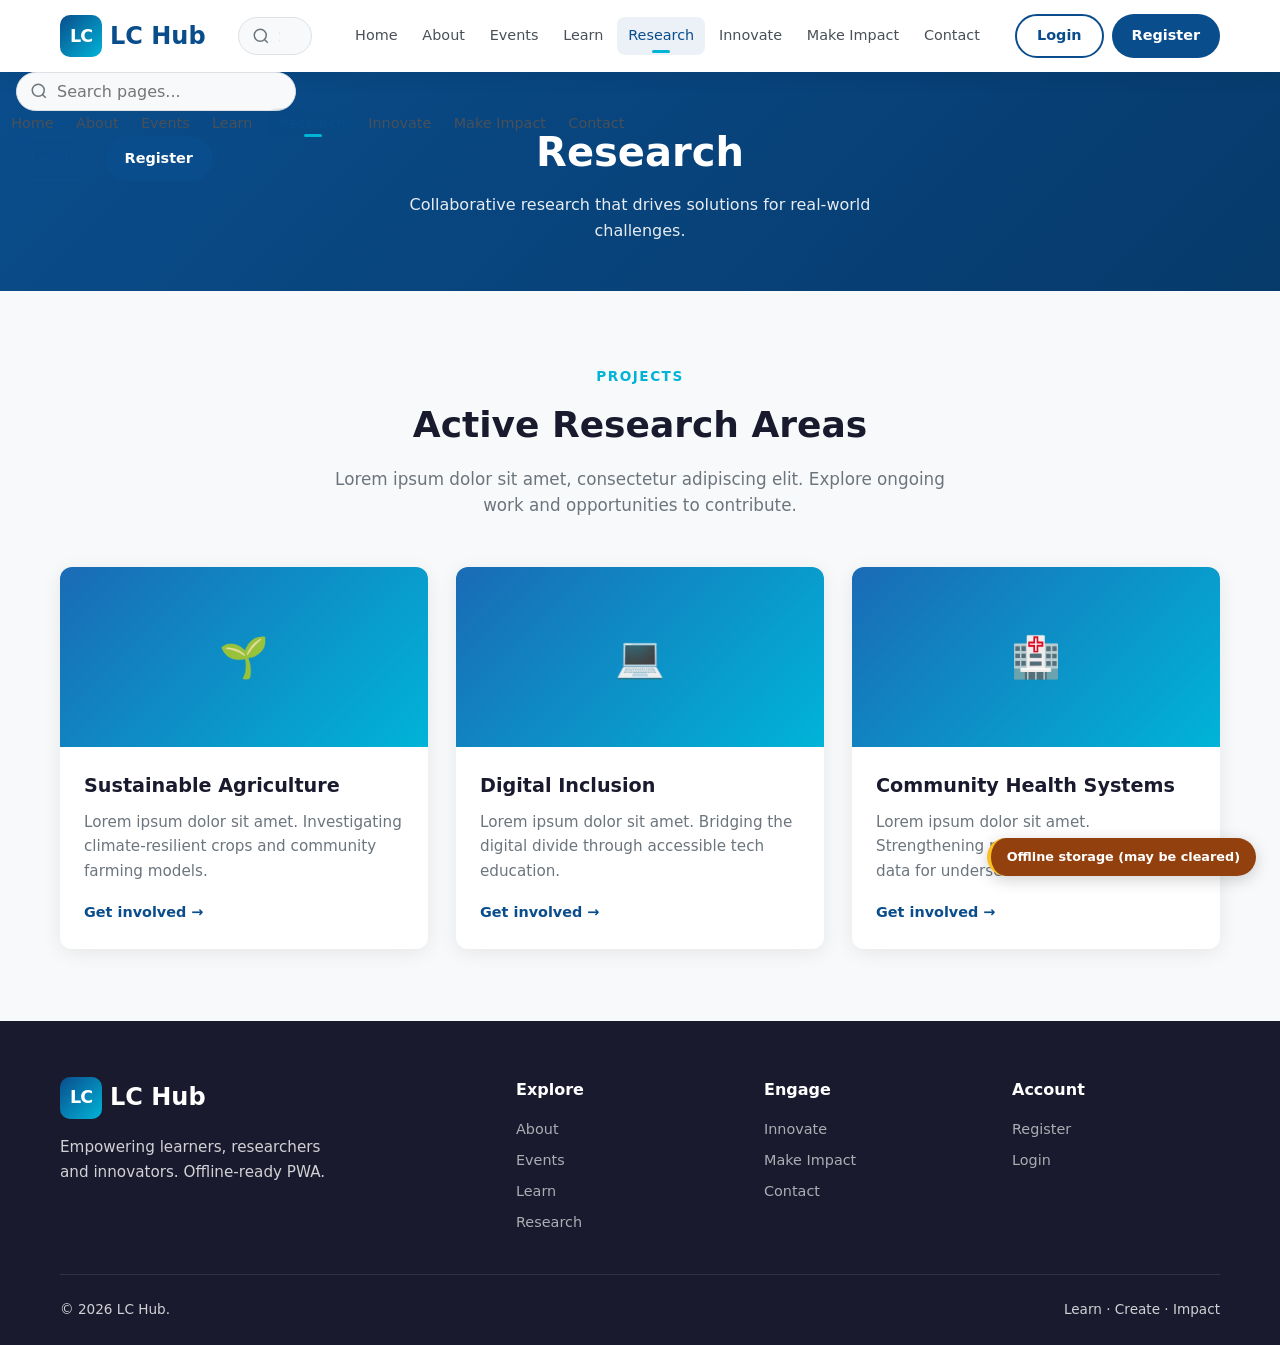
<file: lc-hub/research.html>
<!DOCTYPE html>
<html lang="en">
<head>
  <meta charset="UTF-8" />
  <meta name="viewport" content="width=device-width, initial-scale=1.0" />
  <meta name="description" content="LC Hub Research – collaborative projects for real-world challenges." />
  <meta name="theme-color" content="#0a4d8c" />
  <meta name="mobile-web-app-capable" content="yes" />
  <title>Research | LC Hub</title>
  <link rel="stylesheet" href="css/style.css" />
  <link rel="manifest" href="manifest.json" />
  <link rel="icon" href="data:image/svg+xml,%3Csvg xmlns='http://www.w3.org/2000/svg' viewBox='0 0 100 100'%3E%3Crect fill='%230a4d8c' width='100' height='100' rx='20'/%3E%3Ctext x='50' y='62' font-size='42' font-weight='800' fill='white' text-anchor='middle' font-family='system-ui'%3ELC%3C/text%3E%3C/svg%3E" />
</head>
<body>
  <header class="header">
    <div class="container header-inner">
      <a href="index.html" class="logo" aria-label="LC Hub Home"><span class="logo-icon">LC</span><span>LC Hub</span></a>
      <div class="search-box">
        <svg fill="none" stroke="currentColor" stroke-width="2" viewBox="0 0 24 24" aria-hidden="true"><circle cx="11" cy="11" r="8"/><path d="m21 21-4.35-4.35"/></svg>
        <input type="search" class="search-input" placeholder="Search pages..." aria-label="Search" />
      </div>
      <nav class="nav" aria-label="Main navigation">
        <a href="index.html" class="nav-link">Home</a>
        <a href="about.html" class="nav-link">About</a>
        <a href="events.html" class="nav-link">Events</a>
        <a href="learn.html" class="nav-link">Learn</a>
        <a href="research.html" class="nav-link">Research</a>
        <a href="innovate.html" class="nav-link">Innovate</a>
        <a href="impact.html" class="nav-link">Make Impact</a>
        <a href="contact.html" class="nav-link">Contact</a>
      </nav>
      <div class="auth-btns auth-guest">
        <a href="login.html" class="btn btn-outline">Login</a>
        <a href="register.html" class="btn btn-primary">Register</a>
      </div>
      <div class="auth-user" style="display:none">
        <div class="user-menu">
          <button class="user-btn" type="button" aria-haspopup="true"><span class="user-avatar user-initial">U</span><span class="user-name">User</span></button>
          <div class="user-dropdown"><a href="learn.html">My Learning</a><button type="button" class="logout-btn">Logout</button></div>
        </div>
      </div>
      <button class="menu-toggle" type="button" aria-label="Toggle menu"><span></span><span></span><span></span></button>
    </div>
    <div class="mobile-menu">
      <div class="search-box"><svg fill="none" stroke="currentColor" stroke-width="2" viewBox="0 0 24 24" aria-hidden="true"><circle cx="11" cy="11" r="8"/><path d="m21 21-4.35-4.35"/></svg><input type="search" class="search-input" placeholder="Search pages..." aria-label="Search" /></div>
      <a href="index.html" class="nav-link">Home</a><a href="about.html" class="nav-link">About</a><a href="events.html" class="nav-link">Events</a><a href="learn.html" class="nav-link">Learn</a>
      <a href="research.html" class="nav-link">Research</a><a href="innovate.html" class="nav-link">Innovate</a><a href="impact.html" class="nav-link">Make Impact</a><a href="contact.html" class="nav-link">Contact</a>
      <div class="auth-btns auth-guest"><a href="login.html" class="btn btn-outline">Login</a><a href="register.html" class="btn btn-primary">Register</a></div>
      <div class="auth-user" style="display:none"><a href="learn.html" class="nav-link">My Learning</a><button type="button" class="btn btn-outline logout-btn" style="width:100%">Logout</button></div>
    </div>
  </header>

  <section class="page-hero">
    <div class="container">
      <h1>Research</h1>
      <p>Collaborative research that drives solutions for real-world challenges.</p>
    </div>
  </section>

  <section class="section">
    <div class="container">
      <div class="section-header">
        <span class="section-label">Projects</span>
        <h2>Active Research Areas</h2>
        <p>Lorem ipsum dolor sit amet, consectetur adipiscing elit. Explore ongoing work and opportunities to contribute.</p>
      </div>
      <div class="cards-grid">
        <article class="card">
          <div class="card-img" aria-hidden="true">🌱</div>
          <div class="card-body">
            <h3>Sustainable Agriculture</h3>
            <p>Lorem ipsum dolor sit amet. Investigating climate-resilient crops and community farming models.</p>
            <a href="contact.html" class="card-link">Get involved →</a>
          </div>
        </article>
        <article class="card">
          <div class="card-img" aria-hidden="true">💻</div>
          <div class="card-body">
            <h3>Digital Inclusion</h3>
            <p>Lorem ipsum dolor sit amet. Bridging the digital divide through accessible tech education.</p>
            <a href="contact.html" class="card-link">Get involved →</a>
          </div>
        </article>
        <article class="card">
          <div class="card-img" aria-hidden="true">🏥</div>
          <div class="card-body">
            <h3>Community Health Systems</h3>
            <p>Lorem ipsum dolor sit amet. Strengthening primary care and health data for underserved areas.</p>
            <a href="contact.html" class="card-link">Get involved →</a>
          </div>
        </article>
      </div>
    </div>
  </section>

  <footer class="footer">
    <div class="container">
      <div class="footer-grid">
        <div class="footer-brand"><a href="index.html" class="logo"><span class="logo-icon">LC</span><span>LC Hub</span></a><p>Empowering learners, researchers and innovators. Offline-ready PWA.</p></div>
        <div><h4>Explore</h4><div class="footer-links"><a href="about.html">About</a><a href="events.html">Events</a><a href="learn.html">Learn</a><a href="research.html">Research</a></div></div>
        <div><h4>Engage</h4><div class="footer-links"><a href="innovate.html">Innovate</a><a href="impact.html">Make Impact</a><a href="contact.html">Contact</a></div></div>
        <div><h4>Account</h4><div class="footer-links"><a href="register.html">Register</a><a href="login.html">Login</a></div></div>
      </div>
      <div class="footer-bottom"><span>© 2026 LC Hub.</span><span>Learn · Create · Impact</span></div>
    </div>
  </footer>
  <script src="js/app.js"></script>
</body>
</html>
</file>
<file: lc-hub/css/style.css>
/* ===== LC Hub - Professional Responsive Styles ===== */
:root {
  --primary: #0a4d8c;
  --primary-dark: #063a6b;
  --primary-light: #1a6bb5;
  --accent: #00b4d8;
  --accent-hover: #0096c7;
  --success: #2ecc71;
  --danger: #e74c3c;
  --warning: #f39c12;
  --dark: #1a1a2e;
  --gray-900: #212529;
  --gray-700: #495057;
  --gray-500: #6c757d;
  --gray-300: #dee2e6;
  --gray-100: #f8f9fa;
  --white: #ffffff;
  --shadow: 0 4px 20px rgba(0,0,0,0.08);
  --shadow-lg: 0 10px 40px rgba(0,0,0,0.12);
  --radius: 12px;
  --radius-sm: 8px;
  --transition: all 0.3s cubic-bezier(0.4, 0, 0.2, 1);
  --header-h: 72px;
}

*, *::before, *::after { box-sizing: border-box; margin: 0; padding: 0; }

html { scroll-behavior: smooth; font-size: 16px; }

body {
  font-family: 'Segoe UI', system-ui, -apple-system, BlinkMacSystemFont, sans-serif;
  color: var(--gray-900);
  background: var(--gray-100);
  line-height: 1.6;
  min-height: 100vh;
  display: flex;
  flex-direction: column;
}

img { max-width: 100%; height: auto; display: block; }
a { text-decoration: none; color: inherit; transition: var(--transition); }
ul { list-style: none; }
button, input, select, textarea { font-family: inherit; font-size: 1rem; }

.container {
  width: 100%;
  max-width: 1200px;
  margin: 0 auto;
  padding: 0 1.25rem;
}

/* ===== HEADER ===== */
.header {
  position: sticky;
  top: 0;
  z-index: 1000;
  background: var(--white);
  box-shadow: var(--shadow);
  height: var(--header-h);
}

.header-inner {
  display: flex;
  align-items: center;
  justify-content: space-between;
  height: 100%;
  gap: 1rem;
}

.logo {
  display: flex;
  align-items: center;
  gap: 0.5rem;
  font-weight: 800;
  font-size: 1.5rem;
  color: var(--primary);
  white-space: nowrap;
}

.logo-icon {
  width: 42px;
  height: 42px;
  background: linear-gradient(135deg, var(--primary), var(--accent));
  border-radius: 10px;
  display: flex;
  align-items: center;
  justify-content: center;
  color: white;
  font-weight: 900;
  font-size: 1.1rem;
  letter-spacing: -1px;
}

/* Search */
.search-box {
  position: relative;
  flex: 1;
  max-width: 280px;
  margin: 0 1rem;
}

.search-box input {
  width: 100%;
  padding: 0.55rem 1rem 0.55rem 2.5rem;
  border: 1.5px solid var(--gray-300);
  border-radius: 50px;
  background: var(--gray-100);
  transition: var(--transition);
  outline: none;
}

.search-box input:focus {
  border-color: var(--primary);
  background: white;
  box-shadow: 0 0 0 3px rgba(10,77,140,0.15);
}

.search-box svg {
  position: absolute;
  left: 0.9rem;
  top: 50%;
  transform: translateY(-50%);
  width: 18px;
  height: 18px;
  color: var(--gray-500);
  pointer-events: none;
}

/* Nav */
.nav {
  display: flex;
  align-items: center;
  gap: 0.15rem;
}

.nav-link {
  padding: 0.45rem 0.7rem;
  font-size: 0.9rem;
  font-weight: 500;
  color: var(--gray-700);
  border-radius: var(--radius-sm);
  white-space: nowrap;
  position: relative;
}

.nav-link:hover,
.nav-link.active {
  color: var(--primary);
  background: rgba(10,77,140,0.08);
}

.nav-link.active::after {
  content: '';
  position: absolute;
  bottom: 2px;
  left: 50%;
  transform: translateX(-50%);
  width: 18px;
  height: 3px;
  background: var(--accent);
  border-radius: 2px;
}

.nav-cta {
  background: var(--primary);
  color: white !important;
  padding: 0.5rem 1rem;
  border-radius: 50px;
  font-weight: 600;
  margin-left: 0.4rem;
}

.nav-cta:hover {
  background: var(--primary-dark);
  transform: translateY(-1px);
}

/* Mobile menu toggle */
.menu-toggle {
  display: none;
  background: none;
  border: none;
  cursor: pointer;
  padding: 0.4rem;
  flex-direction: column;
  gap: 5px;
}

.menu-toggle span {
  display: block;
  width: 24px;
  height: 2.5px;
  background: var(--dark);
  border-radius: 2px;
  transition: var(--transition);
}

.menu-toggle.active span:nth-child(1) {
  transform: translateY(7.5px) rotate(45deg);
}
.menu-toggle.active span:nth-child(2) { opacity: 0; }
.menu-toggle.active span:nth-child(3) {
  transform: translateY(-7.5px) rotate(-45deg);
}

/* Auth buttons in header */
.auth-btns {
  display: flex;
  gap: 0.5rem;
  margin-left: 0.5rem;
}

.btn {
  display: inline-flex;
  align-items: center;
  justify-content: center;
  gap: 0.4rem;
  padding: 0.55rem 1.25rem;
  border-radius: 50px;
  font-weight: 600;
  font-size: 0.9rem;
  border: none;
  cursor: pointer;
  transition: var(--transition);
}

.btn-primary {
  background: var(--primary);
  color: white;
}
.btn-primary:hover {
  background: var(--primary-dark);
  transform: translateY(-1px);
  box-shadow: 0 4px 12px rgba(10,77,140,0.3);
}

.btn-outline {
  background: transparent;
  color: var(--primary);
  border: 2px solid var(--primary);
}
.btn-outline:hover {
  background: var(--primary);
  color: white;
}

.btn-accent {
  background: var(--accent);
  color: white;
}
.btn-accent:hover {
  background: var(--accent-hover);
}

.btn-lg { padding: 0.85rem 1.75rem; font-size: 1rem; }

/* User dropdown */
.user-menu {
  position: relative;
}
.user-btn {
  display: flex;
  align-items: center;
  gap: 0.4rem;
  background: var(--gray-100);
  border: none;
  padding: 0.35rem 0.75rem 0.35rem 0.4rem;
  border-radius: 50px;
  cursor: pointer;
  font-weight: 600;
  color: var(--primary);
}
.user-avatar {
  width: 32px;
  height: 32px;
  border-radius: 50%;
  background: linear-gradient(135deg, var(--primary), var(--accent));
  color: white;
  display: flex;
  align-items: center;
  justify-content: center;
  font-size: 0.85rem;
  font-weight: 700;
}
.user-dropdown {
  position: absolute;
  top: calc(100% + 8px);
  right: 0;
  background: white;
  border-radius: var(--radius);
  box-shadow: var(--shadow-lg);
  min-width: 180px;
  padding: 0.5rem;
  display: none;
  z-index: 100;
}
.user-dropdown.show { display: block; }
.user-dropdown a, .user-dropdown button {
  display: block;
  width: 100%;
  text-align: left;
  padding: 0.6rem 0.9rem;
  border: none;
  background: none;
  border-radius: var(--radius-sm);
  cursor: pointer;
  color: var(--gray-700);
  font-size: 0.9rem;
}
.user-dropdown a:hover, .user-dropdown button:hover {
  background: var(--gray-100);
  color: var(--primary);
}

/* ===== HERO ===== */
.hero {
  position: relative;
  background: linear-gradient(135deg, #0a4d8c 0%, #063a6b 50%, #00b4d8 100%);
  color: white;
  padding: 5rem 0 6rem;
  overflow: hidden;
}

.hero::before {
  content: '';
  position: absolute;
  inset: 0;
  background: url("data:image/svg+xml,%3Csvg width='60' height='60' viewBox='0 0 60 60' xmlns='http://www.w3.org/2000/svg'%3E%3Cg fill='none' fill-rule='evenodd'%3E%3Cg fill='%23ffffff' fill-opacity='0.04'%3E%3Cpath d='M36 34v-4h-2v4h-4v2h4v4h2v-4h4v-2h-4zm0-30V0h-2v4h-4v2h4v4h2V6h4V4h-4zM6 34v-4H4v4H0v2h4v4h2v-4h4v-2H6zM6 4V0H4v4H0v2h4v4h2V6h4V4H6z'/%3E%3C/g%3E%3C/g%3E%3C/svg%3E");
  opacity: 0.6;
}

.hero-content {
  position: relative;
  z-index: 1;
  max-width: 700px;
}

.hero-badge {
  display: inline-block;
  background: rgba(255,255,255,0.15);
  backdrop-filter: blur(8px);
  padding: 0.35rem 1rem;
  border-radius: 50px;
  font-size: 0.85rem;
  font-weight: 600;
  margin-bottom: 1.25rem;
  border: 1px solid rgba(255,255,255,0.25);
}

.hero h1 {
  font-size: clamp(2.2rem, 5vw, 3.4rem);
  font-weight: 800;
  line-height: 1.15;
  margin-bottom: 1.25rem;
  letter-spacing: -0.5px;
}

.hero p {
  font-size: 1.15rem;
  opacity: 0.92;
  margin-bottom: 2rem;
  max-width: 540px;
}

.hero-actions {
  display: flex;
  flex-wrap: wrap;
  gap: 1rem;
}

.hero-stats {
  display: flex;
  gap: 2.5rem;
  margin-top: 3rem;
  padding-top: 2rem;
  border-top: 1px solid rgba(255,255,255,0.2);
}

.stat-num {
  font-size: 1.75rem;
  font-weight: 800;
  display: block;
}
.stat-label {
  font-size: 0.85rem;
  opacity: 0.8;
}

/* ===== SECTIONS ===== */
.section {
  padding: 4.5rem 0;
}

.section-header {
  text-align: center;
  max-width: 640px;
  margin: 0 auto 3rem;
}

.section-header h2 {
  font-size: clamp(1.75rem, 3.5vw, 2.25rem);
  font-weight: 800;
  color: var(--dark);
  margin-bottom: 0.75rem;
}

.section-header p {
  color: var(--gray-500);
  font-size: 1.05rem;
}

.section-label {
  display: inline-block;
  color: var(--accent);
  font-weight: 700;
  font-size: 0.85rem;
  text-transform: uppercase;
  letter-spacing: 1.5px;
  margin-bottom: 0.5rem;
}

/* Vision / Categories */
.vision-grid {
  display: grid;
  grid-template-columns: 1fr 1fr;
  gap: 3rem;
  align-items: center;
}

.vision-image {
  border-radius: var(--radius);
  overflow: hidden;
  box-shadow: var(--shadow-lg);
  position: relative;
  aspect-ratio: 4/3;
  background: linear-gradient(135deg, var(--primary), var(--accent));
}

.vision-image img {
  width: 100%;
  height: 100%;
  object-fit: cover;
}

.vision-placeholder {
  width: 100%;
  height: 100%;
  display: flex;
  flex-direction: column;
  align-items: center;
  justify-content: center;
  color: white;
  font-size: 1.1rem;
  font-weight: 600;
  gap: 0.5rem;
}

.vision-placeholder svg {
  width: 64px;
  height: 64px;
  opacity: 0.9;
}

.vision-content h3 {
  font-size: 1.75rem;
  font-weight: 800;
  margin-bottom: 1rem;
  color: var(--dark);
}

.vision-content p {
  color: var(--gray-700);
  margin-bottom: 1.5rem;
}

.vision-list {
  display: flex;
  flex-direction: column;
  gap: 0.85rem;
}

.vision-list li {
  display: flex;
  align-items: flex-start;
  gap: 0.75rem;
  color: var(--gray-700);
}

.vision-list li svg {
  flex-shrink: 0;
  width: 22px;
  height: 22px;
  color: var(--success);
  margin-top: 2px;
}

/* Cards */
.cards-grid {
  display: grid;
  grid-template-columns: repeat(auto-fit, minmax(280px, 1fr));
  gap: 1.75rem;
}

.card {
  background: white;
  border-radius: var(--radius);
  box-shadow: var(--shadow);
  overflow: hidden;
  transition: var(--transition);
}

.card:hover {
  transform: translateY(-6px);
  box-shadow: var(--shadow-lg);
}

.card-img {
  height: 180px;
  background: linear-gradient(135deg, var(--primary-light), var(--accent));
  display: flex;
  align-items: center;
  justify-content: center;
  color: white;
  font-size: 2.5rem;
}

.card-body {
  padding: 1.5rem;
}

.card-body h3 {
  font-size: 1.2rem;
  font-weight: 700;
  margin-bottom: 0.5rem;
  color: var(--dark);
}

.card-body p {
  color: var(--gray-500);
  font-size: 0.95rem;
  margin-bottom: 1rem;
}

.card-link {
  color: var(--primary);
  font-weight: 600;
  font-size: 0.9rem;
  display: inline-flex;
  align-items: center;
  gap: 0.3rem;
}
.card-link:hover { color: var(--accent); }

/* Forms */
.form-section {
  max-width: 480px;
  margin: 0 auto;
  background: white;
  padding: 2.5rem;
  border-radius: var(--radius);
  box-shadow: var(--shadow-lg);
}

.form-section h2 {
  text-align: center;
  margin-bottom: 0.5rem;
  font-size: 1.75rem;
  color: var(--dark);
}

.form-section .subtitle {
  text-align: center;
  color: var(--gray-500);
  margin-bottom: 2rem;
  font-size: 0.95rem;
}

.form-group {
  margin-bottom: 1.25rem;
}

.form-group label {
  display: block;
  font-weight: 600;
  font-size: 0.9rem;
  margin-bottom: 0.4rem;
  color: var(--gray-700);
}

.form-group input,
.form-group select,
.form-group textarea {
  width: 100%;
  padding: 0.7rem 1rem;
  border: 1.5px solid var(--gray-300);
  border-radius: var(--radius-sm);
  outline: none;
  transition: var(--transition);
  background: var(--gray-100);
}

.form-group input:focus,
.form-group select:focus,
.form-group textarea:focus {
  border-color: var(--primary);
  background: white;
  box-shadow: 0 0 0 3px rgba(10,77,140,0.12);
}

.form-group .error {
  color: var(--danger);
  font-size: 0.8rem;
  margin-top: 0.3rem;
  display: none;
}

.form-group.has-error input,
.form-group.has-error select {
  border-color: var(--danger);
}

.form-group.has-error .error { display: block; }

.form-row {
  display: grid;
  grid-template-columns: 1fr 1fr;
  gap: 1rem;
}

.form-footer {
  text-align: center;
  margin-top: 1.5rem;
  font-size: 0.9rem;
  color: var(--gray-500);
}
.form-footer a {
  color: var(--primary);
  font-weight: 600;
}
.form-footer a:hover { text-decoration: underline; }

.alert {
  padding: 0.85rem 1.1rem;
  border-radius: var(--radius-sm);
  margin-bottom: 1.25rem;
  font-size: 0.9rem;
  display: none;
}
.alert.show { display: block; }
.alert-success {
  background: #d4edda;
  color: #155724;
  border: 1px solid #c3e6cb;
}
.alert-error {
  background: #f8d7da;
  color: #721c24;
  border: 1px solid #f5c6cb;
}

/* Zoom / Learn */
.zoom-sessions {
  display: grid;
  gap: 1.25rem;
}

.session-card {
  background: white;
  border-radius: var(--radius);
  box-shadow: var(--shadow);
  padding: 1.5rem;
  display: flex;
  gap: 1.5rem;
  align-items: flex-start;
  transition: var(--transition);
}

.session-card:hover {
  box-shadow: var(--shadow-lg);
}

.session-date {
  flex-shrink: 0;
  width: 70px;
  text-align: center;
  background: linear-gradient(135deg, var(--primary), var(--accent));
  color: white;
  border-radius: var(--radius-sm);
  padding: 0.75rem 0.5rem;
}

.session-date .day {
  font-size: 1.6rem;
  font-weight: 800;
  line-height: 1;
}
.session-date .month {
  font-size: 0.75rem;
  text-transform: uppercase;
  letter-spacing: 1px;
  opacity: 0.9;
}

.session-info h3 {
  font-size: 1.15rem;
  font-weight: 700;
  margin-bottom: 0.35rem;
  color: var(--dark);
}

.session-meta {
  display: flex;
  flex-wrap: wrap;
  gap: 1rem;
  font-size: 0.85rem;
  color: var(--gray-500);
  margin-bottom: 0.75rem;
}

.session-meta span {
  display: inline-flex;
  align-items: center;
  gap: 0.3rem;
}

.session-actions {
  display: flex;
  gap: 0.75rem;
  flex-wrap: wrap;
}

/* Contact */
.contact-grid {
  display: grid;
  grid-template-columns: 1fr 1.2fr;
  gap: 2.5rem;
}

.contact-info {
  display: flex;
  flex-direction: column;
  gap: 1.5rem;
}

.contact-item {
  display: flex;
  gap: 1rem;
  align-items: flex-start;
}

.contact-icon {
  width: 48px;
  height: 48px;
  background: rgba(10,77,140,0.1);
  border-radius: 12px;
  display: flex;
  align-items: center;
  justify-content: center;
  color: var(--primary);
  flex-shrink: 0;
}

.contact-item h4 {
  font-weight: 700;
  margin-bottom: 0.2rem;
}
.contact-item p {
  color: var(--gray-500);
  font-size: 0.95rem;
}

/* Footer */
.footer {
  background: var(--dark);
  color: rgba(255,255,255,0.8);
  padding: 3.5rem 0 1.5rem;
  margin-top: auto;
}

.footer-grid {
  display: grid;
  grid-template-columns: 2fr 1fr 1fr 1fr;
  gap: 2.5rem;
  margin-bottom: 2.5rem;
}

.footer-brand .logo {
  color: white;
  margin-bottom: 1rem;
}

.footer-brand p {
  font-size: 0.95rem;
  line-height: 1.7;
  max-width: 280px;
}

.footer h4 {
  color: white;
  font-size: 1rem;
  font-weight: 700;
  margin-bottom: 1rem;
}

.footer-links {
  display: flex;
  flex-direction: column;
  gap: 0.5rem;
}

.footer-links a {
  font-size: 0.9rem;
  opacity: 0.8;
}
.footer-links a:hover {
  opacity: 1;
  color: var(--accent);
}

.footer-bottom {
  border-top: 1px solid rgba(255,255,255,0.1);
  padding-top: 1.5rem;
  display: flex;
  justify-content: space-between;
  align-items: center;
  font-size: 0.85rem;
  flex-wrap: wrap;
  gap: 1rem;
}

/* Page hero (inner pages) */
.page-hero {
  background: linear-gradient(135deg, var(--primary) 0%, var(--primary-dark) 100%);
  color: white;
  padding: 3rem 0;
  text-align: center;
}

.page-hero h1 {
  font-size: clamp(1.8rem, 4vw, 2.5rem);
  font-weight: 800;
  margin-bottom: 0.5rem;
}

.page-hero p {
  opacity: 0.9;
  max-width: 500px;
  margin: 0 auto;
}

/* Toast */
.toast {
  position: fixed;
  bottom: 1.5rem;
  right: 1.5rem;
  background: var(--dark);
  color: white;
  padding: 1rem 1.5rem;
  border-radius: var(--radius-sm);
  box-shadow: var(--shadow-lg);
  z-index: 9999;
  transform: translateY(120%);
  transition: transform 0.35s ease;
  max-width: 320px;
}
.toast.show { transform: translateY(0); }
.toast.success { border-left: 4px solid var(--success); }
.toast.error { border-left: 4px solid var(--danger); }

/* ===== RESPONSIVE ===== */
@media (max-width: 1024px) {
  .nav { gap: 0; }
  .nav-link { padding: 0.4rem 0.5rem; font-size: 0.85rem; }
  .search-box { max-width: 200px; }
  .footer-grid { grid-template-columns: 1fr 1fr; }
}

@media (max-width: 900px) {
  .menu-toggle { display: flex; }
  .nav, .auth-btns, .search-box {
    display: none;
  }
  .header-inner {
    position: relative;
  }
  .mobile-menu {
    position: absolute;
    top: var(--header-h);
    left: 0;
    right: 0;
    background: white;
    box-shadow: var(--shadow-lg);
    padding: 1rem;
    display: none;
    flex-direction: column;
    gap: 0.25rem;
    max-height: calc(100vh - var(--header-h));
    overflow-y: auto;
  }
  .mobile-menu.open { display: flex; }
  .mobile-menu .nav-link {
    padding: 0.75rem 1rem;
    font-size: 1rem;
  }
  .mobile-menu .search-box {
    display: block;
    max-width: 100%;
    margin: 0.5rem 0 1rem;
  }
  .mobile-menu .auth-btns {
    display: flex;
    flex-direction: column;
    gap: 0.5rem;
    margin: 0.75rem 0 0;
  }
  .mobile-menu .auth-btns .btn { width: 100%; }
  .vision-grid { grid-template-columns: 1fr; }
  .contact-grid { grid-template-columns: 1fr; }
  .hero-stats { gap: 1.5rem; }
}

@media (max-width: 600px) {
  .form-row { grid-template-columns: 1fr; }
  .session-card { flex-direction: column; }
  .footer-grid { grid-template-columns: 1fr; }
  .hero { padding: 3.5rem 0 4rem; }
  .section { padding: 3rem 0; }
}
/* Offline banner */
#offline-banner {
  display: none;
  background: #b45309;
  color: white;
  text-align: center;
  padding: 0.55rem 1rem;
  font-size: 0.875rem;
  font-weight: 600;
  position: sticky;
  top: 0;
  z-index: 1100;
  box-shadow: 0 2px 8px rgba(0,0,0,0.15);
}
#offline-banner.show {
  display: block;
}
.offline-banner-text {
  display: inline-flex;
  align-items: center;
  gap: 0.5rem;
}

/* Sync badge – pending offline actions */
#sync-badge {
  display: none;
  position: fixed;
  bottom: 1.5rem;
  left: 1.5rem;
  background: #1e3a5f;
  color: white;
  padding: 0.6rem 1.1rem;
  border-radius: 50px;
  font-size: 0.8rem;
  font-weight: 600;
  box-shadow: 0 4px 16px rgba(0,0,0,0.2);
  z-index: 9998;
  border-left: 4px solid #f39c12;
}
#sync-badge.show {
  display: block;
}

/* Persistence status indicator */
.persist-status {
  display: none;
  position: fixed;
  bottom: 1.5rem;
  right: 1.5rem;
  padding: 0.55rem 1rem;
  border-radius: 50px;
  font-size: 0.8rem;
  font-weight: 600;
  box-shadow: 0 4px 16px rgba(0,0,0,0.18);
  z-index: 9997;
  color: white;
}
.persist-status.show {
  display: block;
  animation: persist-in 0.35s ease;
}
.persist-status.persist-ok {
  background: #166534;
  border-left: 4px solid #4ade80;
}
.persist-status.persist-warn {
  background: #92400e;
  border-left: 4px solid #fbbf24;
}
@keyframes persist-in {
  from { opacity: 0; transform: translateY(12px); }
  to { opacity: 1; transform: translateY(0); }
}
@media (max-width: 600px) {
  .persist-status {
    bottom: 4.5rem;
    right: 1rem;
    left: 1rem;
    text-align: center;
  }
}
</file>
